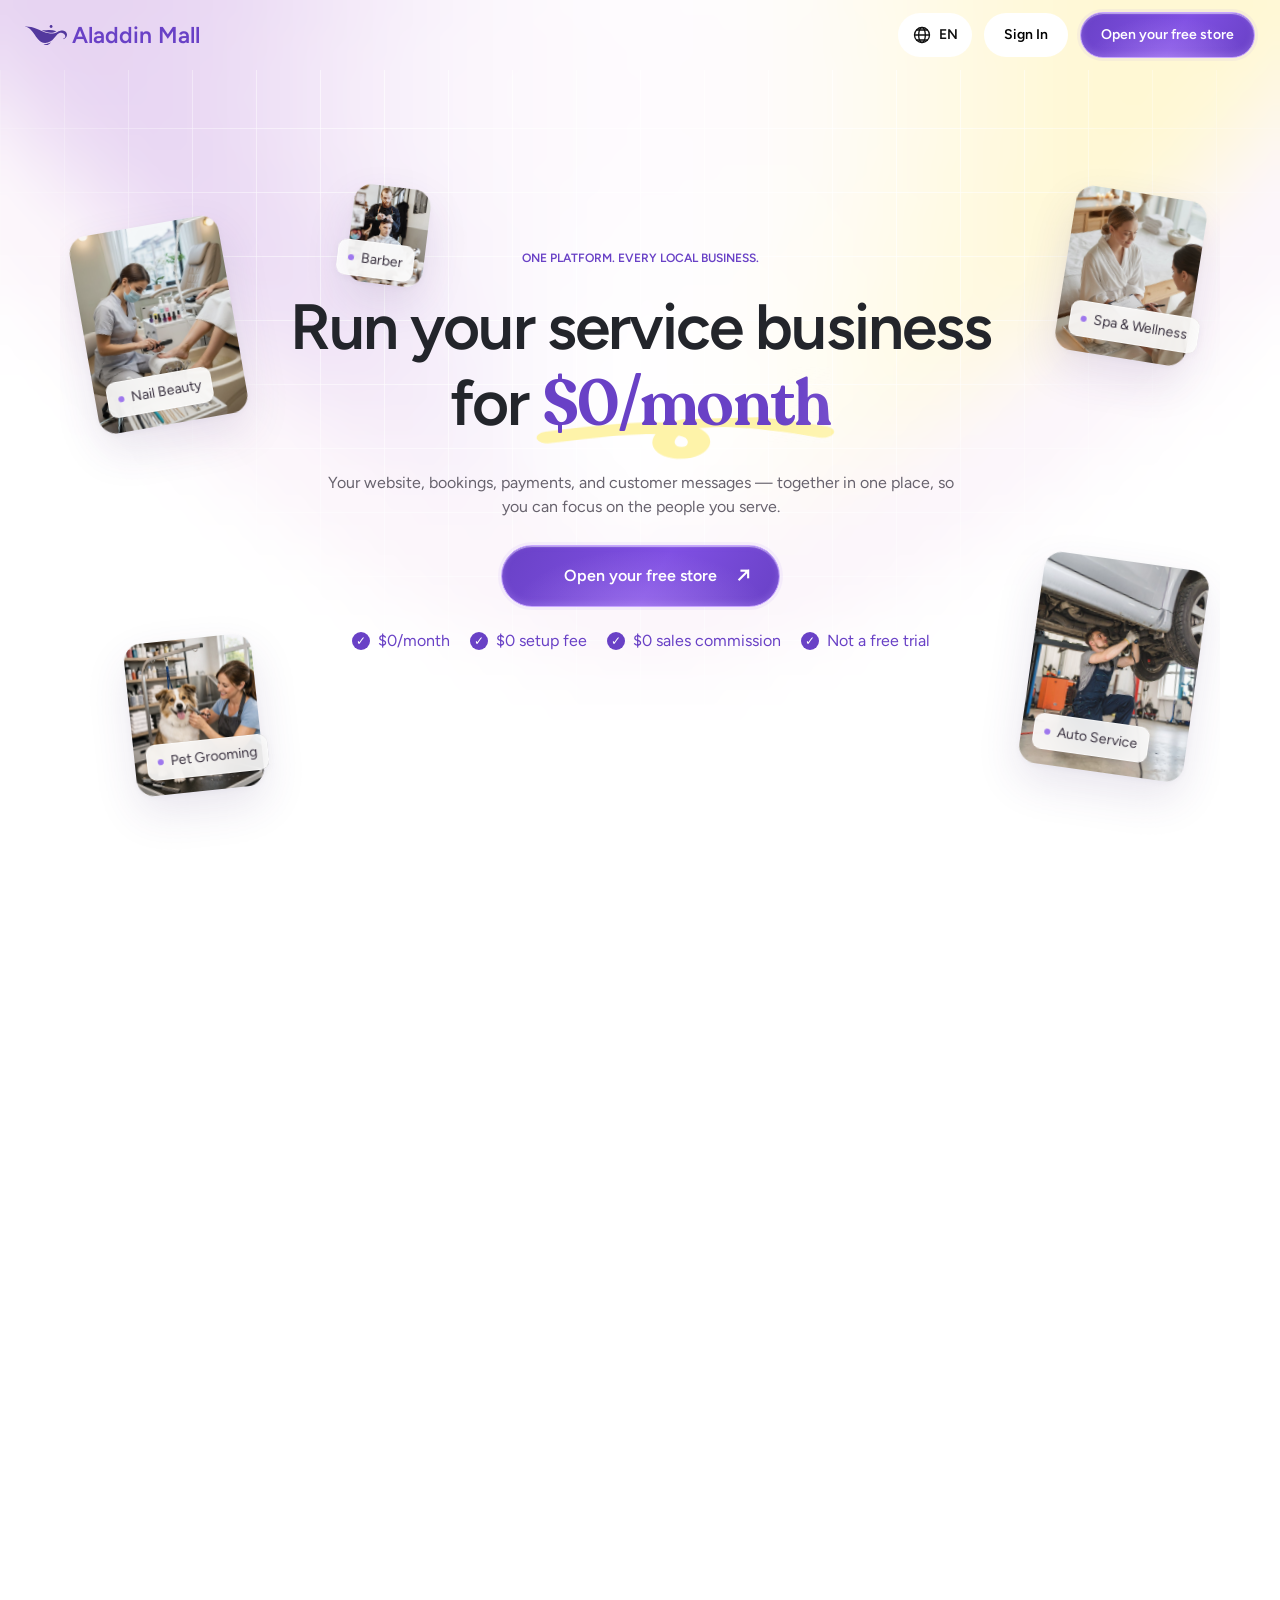
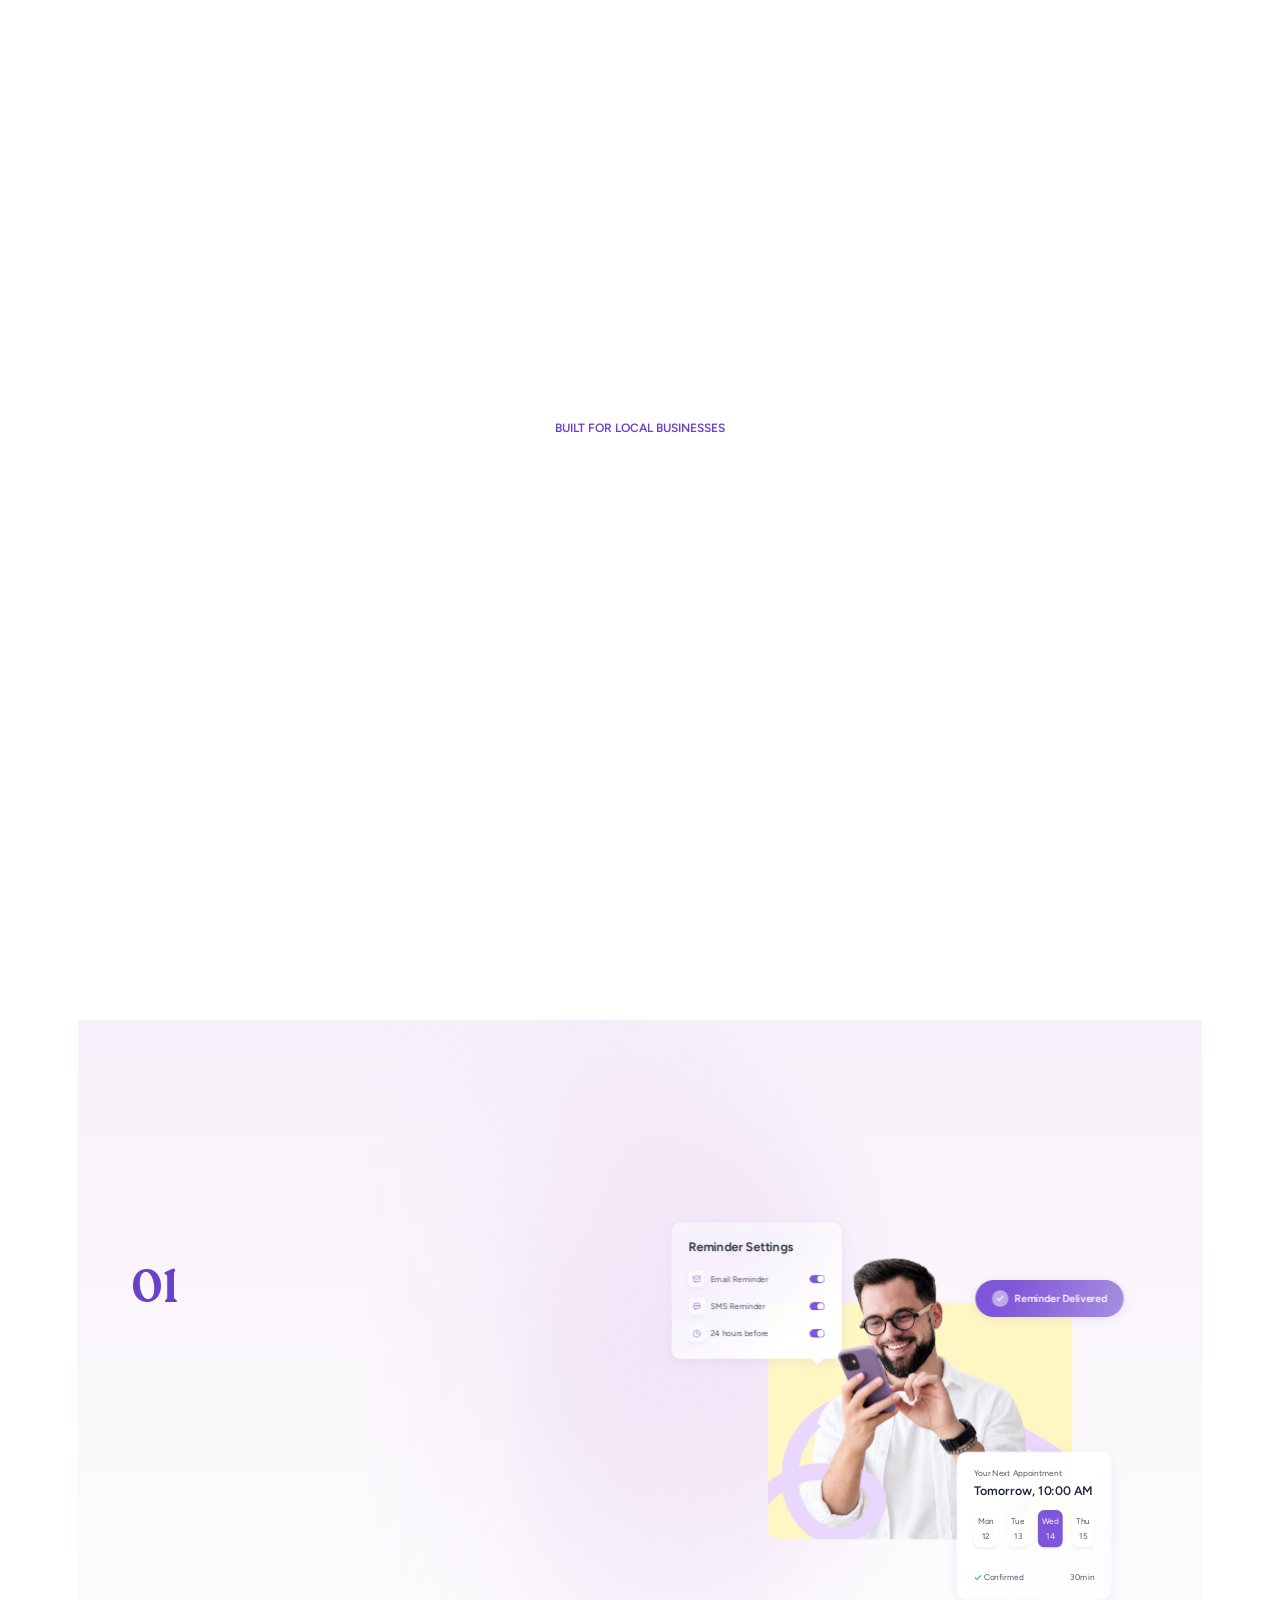
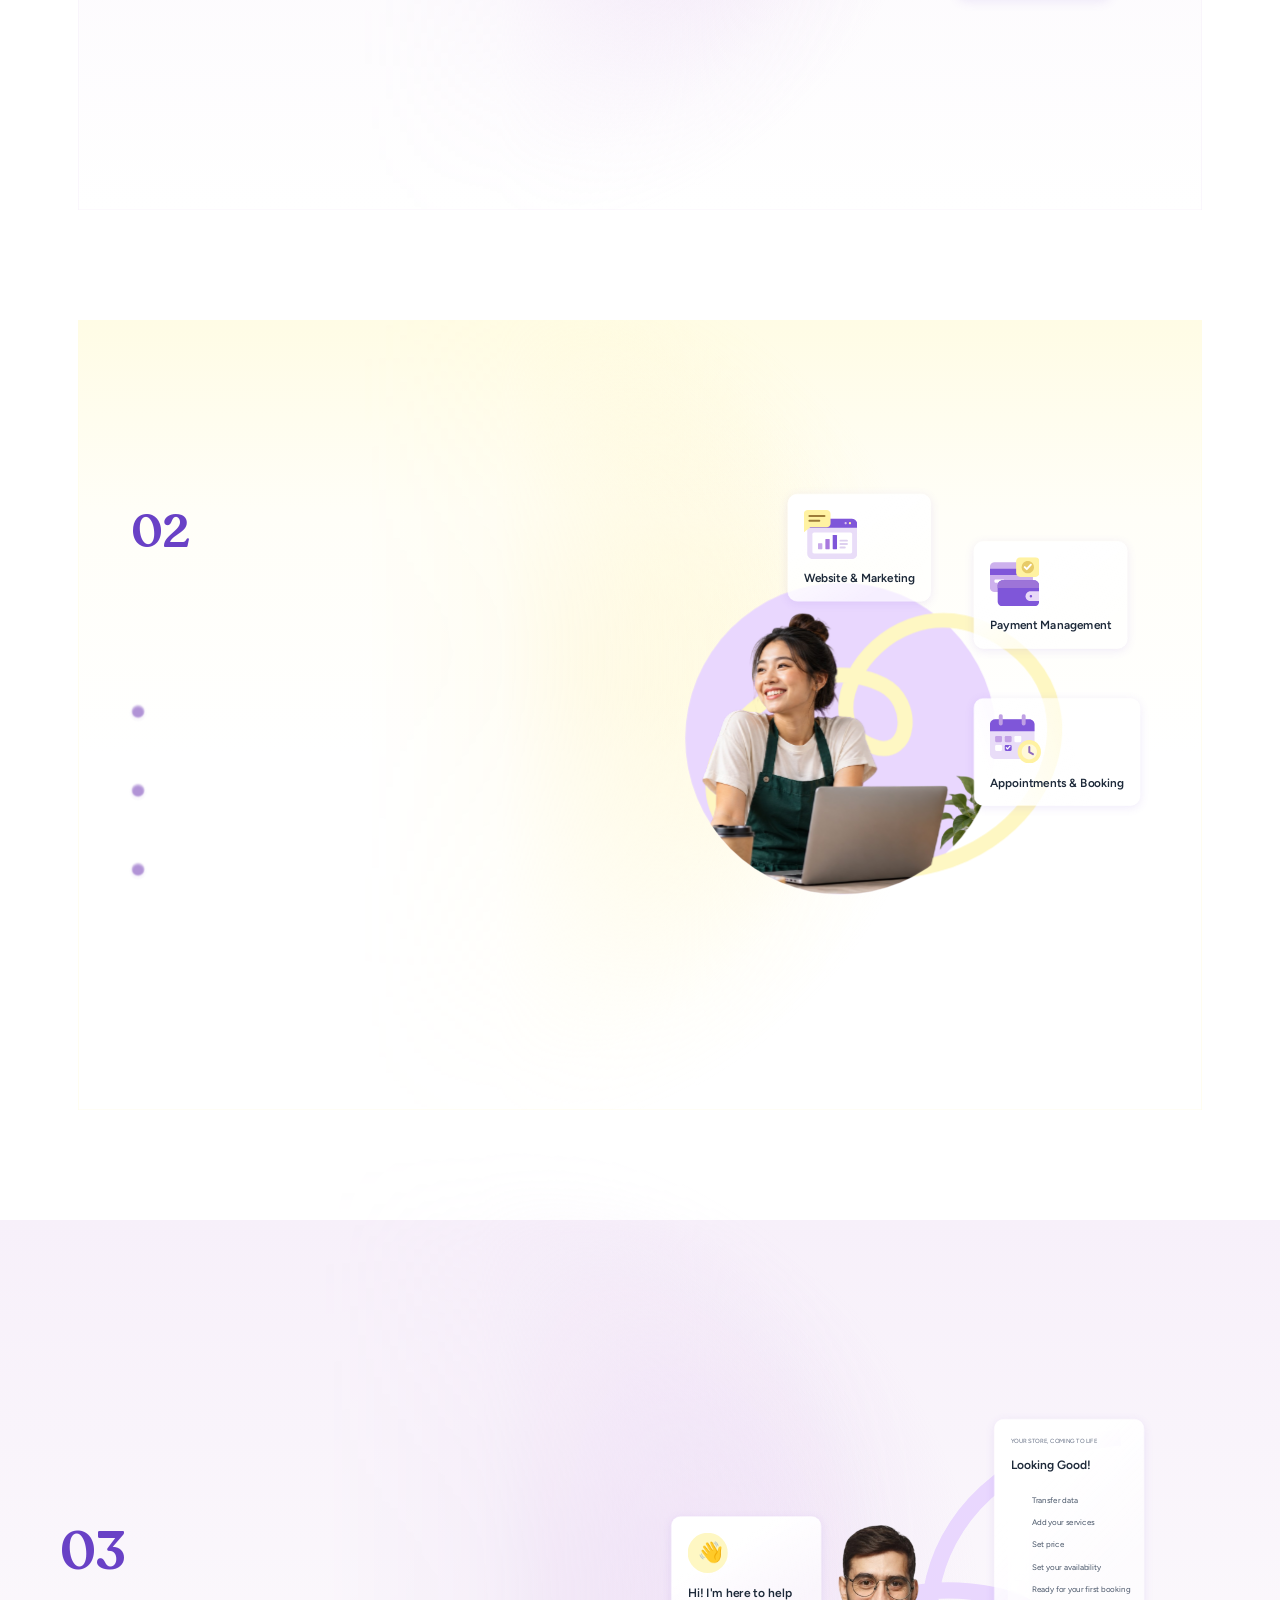
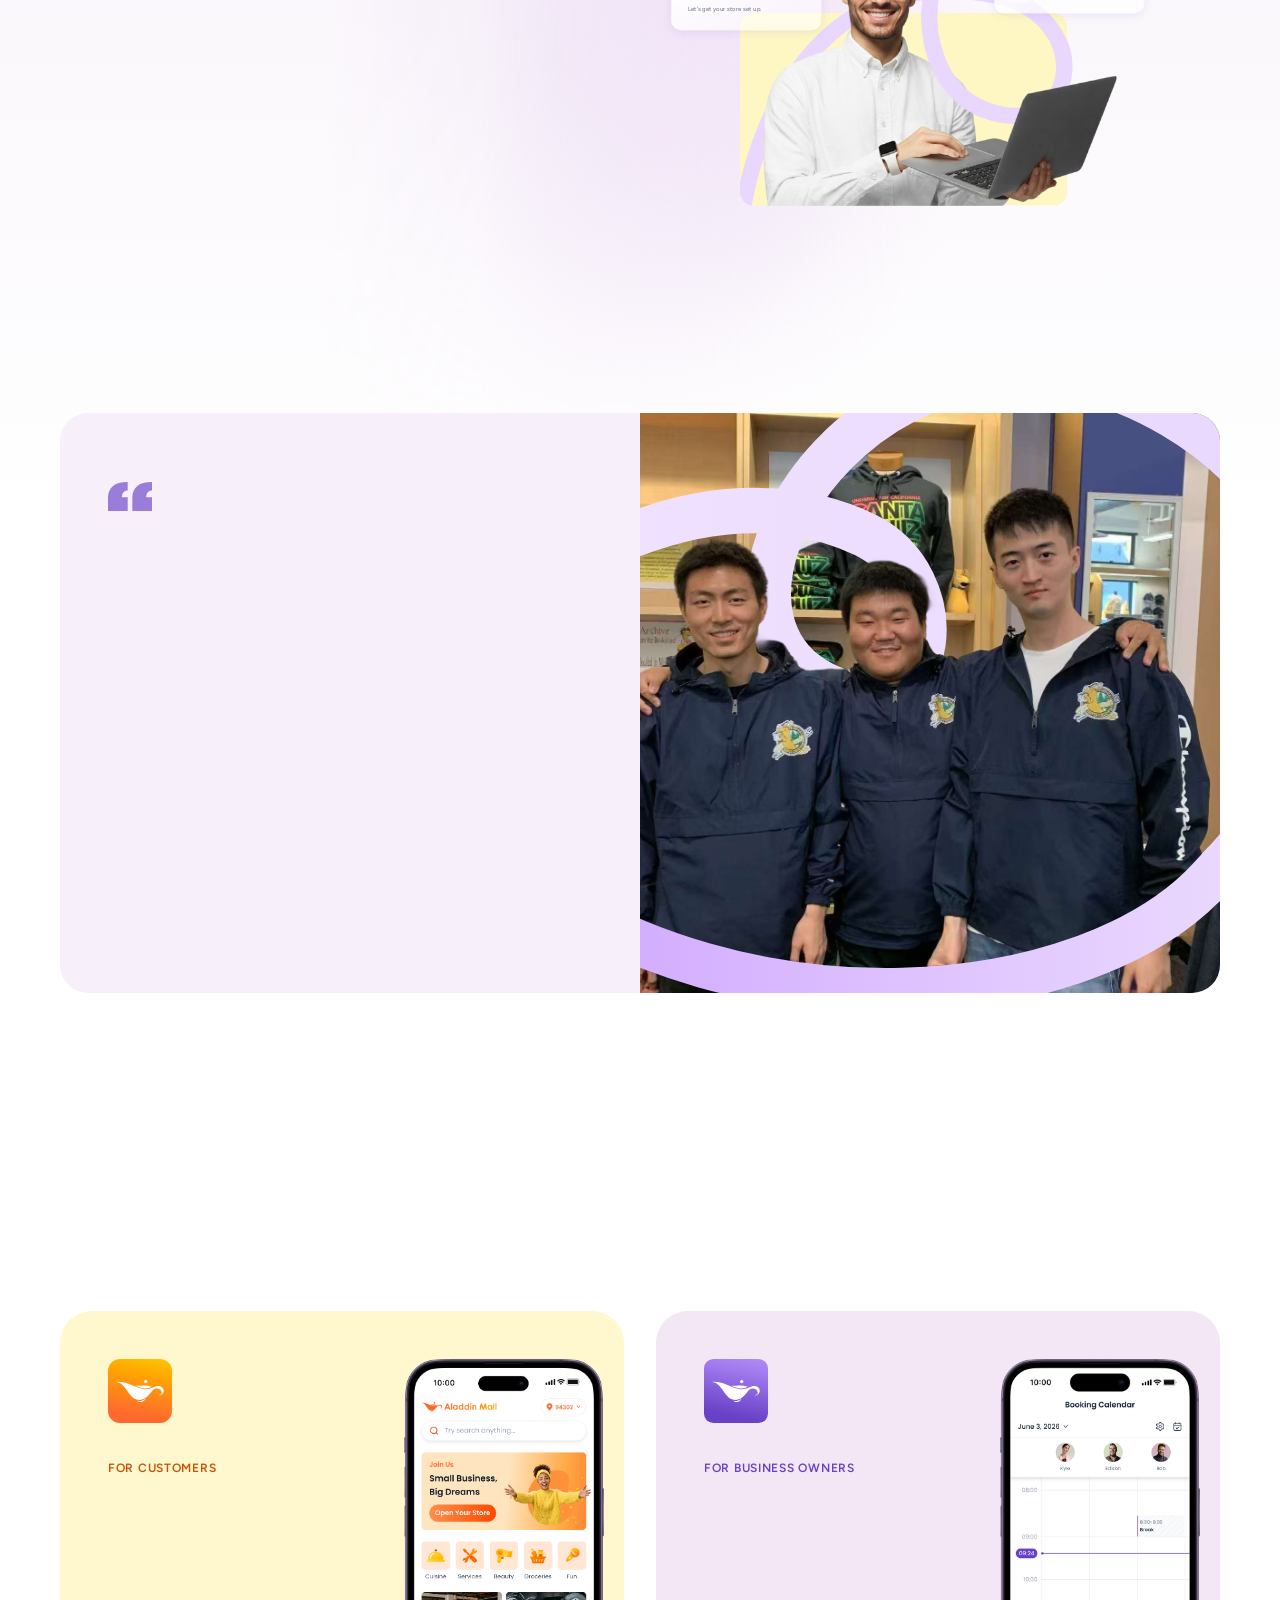
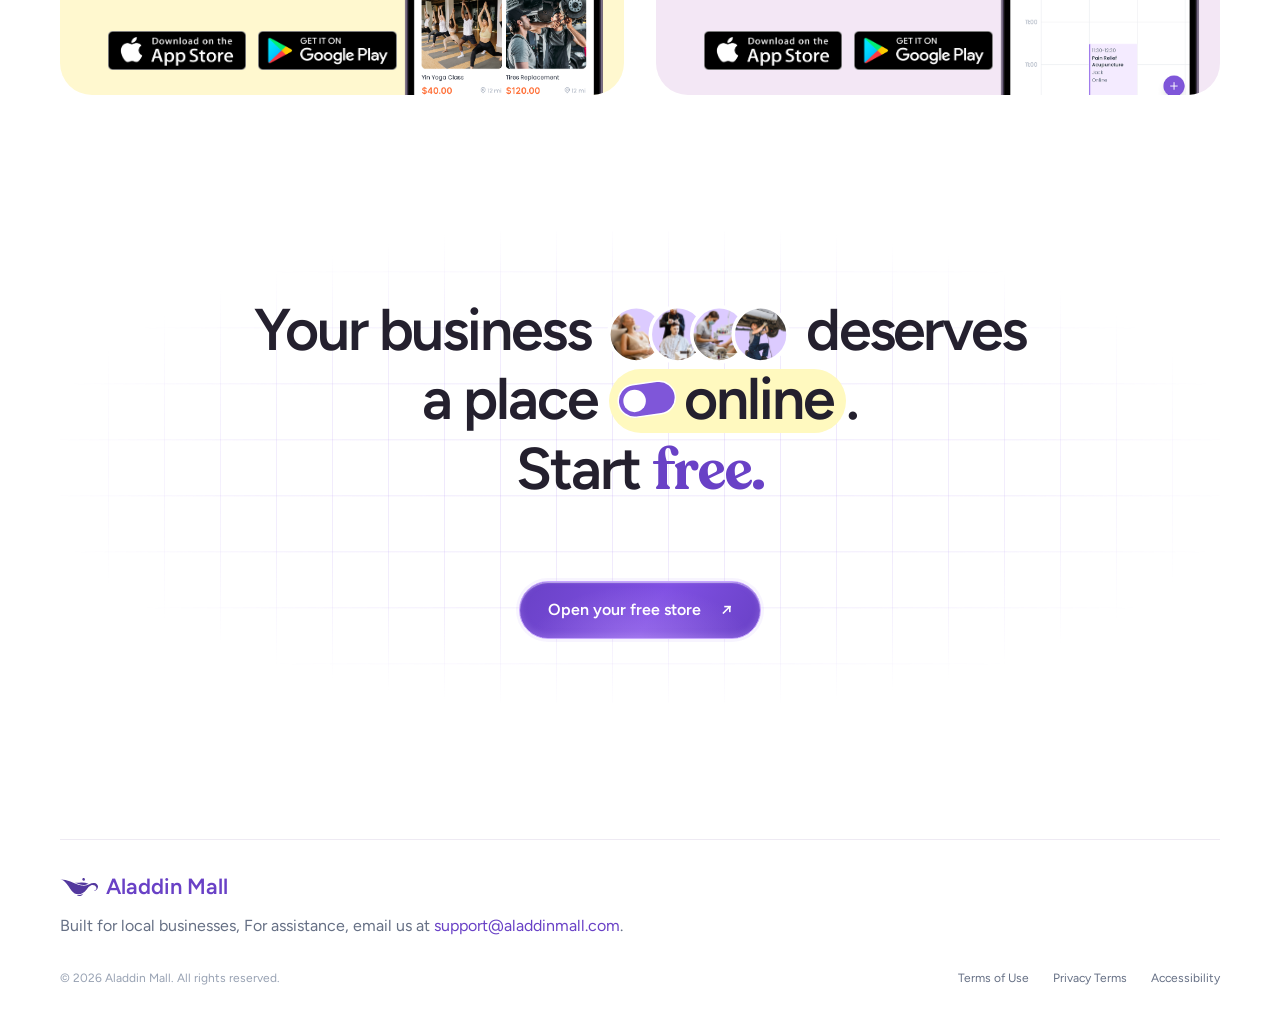
<file: index.html>
<!doctype html><html lang="en"><meta charset="utf-8"><meta name="viewport" content="width=device-width,initial-scale=1"><title>Aladdin Mall | Free Website & Booking for Local Businesses</title><meta name="description" content="Bring your website, online bookings, payments, reminders, and customer messages together. Built for local service businesses, with a $0 monthly platform fee."><link rel="stylesheet" href="style.css?v=photography-unified-1"><link rel="stylesheet" href="story-layout.css?v=fullbleed-hero-8"><body><header><div class="nav-shell"><a class="logo" href="#"><img src="assets/c7a1d.svg" alt="" class="">Aladdin Mall</a><nav><button data-open="signin">Sign In</button><button class="primary" data-open="signup">Open your free store</button></nav></div></header><main><div class="hero-scroll-shell"><section class="hero world-hero" id="industries"><div class="gallery-copy"><small>BUILT FOR LOCAL BUSINESSES</small><h2>One platform. <br><span class="every-purple">Every</span> service business.</h2><p>From salons and spas to pet groomers and auto shops —<br>one place to manage bookings, take payments, and stay connected.</p></div><div class="scene-stage" aria-label="Industries we serve"><button class="scene scene-0" data-sector="0" aria-label="Explore Nail Beauty"><img src="assets/8c4cc.png" alt="Nail Beauty"><span><i></i>Nail Beauty</span></button><button class="scene scene-1" data-sector="1" aria-label="Explore Spa & Wellness"><img src="assets/426ea.png" alt="Spa & Wellness"><span><i></i>Spa & Wellness</span></button><button class="scene scene-2" data-sector="2" aria-label="Explore Pet Grooming"><img src="assets/953e5.png" alt="Pet Grooming"><span><i></i>Pet Grooming</span></button><button class="scene scene-3" data-sector="3" aria-label="Explore Auto Service"><img src="assets/0fc1e.png" alt="Auto Service"><span><i></i>Auto Service</span></button><button class="scene scene-4" data-sector="4" aria-label="Explore Salon & Barber"><img src="assets/06a1c.png" alt="Barber"><span><i></i>Barber</span></button><button class="scene scene-5" data-sector="5" aria-label="Explore Salon"><img src="assets/salon.png" alt="Salon"><span><i></i>Salon</span></button><button class="scene scene-6" data-sector="6" aria-label="Explore Massage"><img src="assets/massage.png" alt="Massage"><span><i></i>Massage</span></button><button class="scene scene-7" data-sector="7" aria-label="Explore Tattoo & Piercing"><img src="assets/tattoo.png" alt="Tattoo & Piercing"><span><i></i>Tattoo & Piercing</span></button><button class="scene scene-8" data-sector="8" aria-label="Explore Fitness & Recovery"><img src="assets/fitness.png" alt="Fitness & Recovery"><span><i></i>Fitness & Recovery</span></button></div><div class="hero-copy"><small>ONE PLATFORM. EVERY LOCAL BUSINESS.</small><h1>Run your service business for <em>$0/month</em></h1><p>Your website, bookings, payments, and customer messages — together in one place, so you can focus on the people you serve.</p><button class="primary" data-open="signup">Open your free store <span aria-hidden="true">↗</span></button><ul class="checks"><li>$0/month</li><li>$0 setup fee</li><li>$0 sales commission</li><li>Not a free trial</li></ul></div><div class="sector-nav" aria-label="Explore industries"><button data-sector="0" aria-pressed="true">Beauty</button><button data-sector="1" aria-pressed="false">Wellness</button><button data-sector="2" aria-pressed="false">Pets</button><button data-sector="3" aria-pressed="false">Automotive</button><button data-sector="4" aria-pressed="false">Barbers</button><button data-sector="5" aria-pressed="false">Salon</button><button data-sector="6" aria-pressed="false">Massage</button><button data-sector="7" aria-pressed="false">Tattoo & Piercing</button><button data-sector="8" aria-pressed="false">Fitness & Recovery</button></div><a class="scroll-cue" href="#pricing">Discover what’s possible <span>↓</span></a></section></div><section class="price" id="pricing"><img class="pricing-sweep" src="assets/pricing-sweep.png" alt=""><img class="pricing-arc" src="assets/pricing-arc.png" alt=""><img class="pricing-store" src="assets/pricing-store.png" alt="Free online storefront"><small>BUILT FOR LOCAL BUSINESSES</small><h2>Your business tools.<br><em>Without the monthly bill.</em></h2><p>No monthly fee. No setup fee. No sales commission. No payment processing fees.</p><img src="assets/4f24e.png" alt="Business owner" class="owner"><aside><div class="pricing-photo-tile"><svg class="pricing-line-art" viewBox="0 0 360 172" preserveAspectRatio="none" aria-hidden="true" focusable="false"><path d="M -50 170 C 55 170, 115 85, 62 34 C 15 -12, -35 48, 32 86 C 90 119, 125 151, 144 220"/></svg><img src="assets/4f24e.png" alt="Small business owner working on her laptop"></div><div><svg class="pricing-line-art" viewBox="0 0 360 172" preserveAspectRatio="none" aria-hidden="true" focusable="false"><path d="M -55 146 C 5 65, 82 88, 58 24 C 31 -35, -35 -5, 11 51 C 58 105, 103 151, 48 220"/><path d="M 338 -26 C 272 30, 317 90, 377 65"/></svg><strong>$0</strong><p>Monthly platform fee</p></div><div><svg class="pricing-line-art" viewBox="0 0 360 172" preserveAspectRatio="none" aria-hidden="true" focusable="false"><path d="M -30 -20 C 68 24, 76 85, 22 117 C -12 138, -8 180, 45 206"/><path d="M 366 198 C 286 156, 293 91, 345 85 C 391 80, 393 34, 336 -10"/></svg><strong>$0</strong><p>Platform sales commission</p></div><div><svg class="pricing-line-art" viewBox="0 0 360 172" preserveAspectRatio="none" aria-hidden="true" focusable="false"><path d="M 332 -20 C 263 20, 264 83, 320 78 C 385 73, 372 147, 299 169 C 258 183, 267 225, 340 228"/></svg><strong>$0</strong><p>Setup fee</p></div></aside></section><section class="split reminder"><div class="story-copy"><span class="story-number" aria-hidden="true">01</span><h2>Appointment reminders. <em>Fewer missed appointments.</em></h2><p>Send automatic appointment reminders so customers know when to arrive. Spend less time following up and help keep your day on schedule.</p></div><div class="visual figma-reminder" aria-label="Automatic appointment reminders and confirmation"><div class="fr-canvas">

<div class="fr-person-bg"><img src="assets/reminder-figma/83b54.svg" class="" alt=""></div>
<img src="assets/reminder-figma/e8f68.png" class="fr-person" alt="Customer checking an appointment reminder on his phone">
<div class="fr-pattern"><div class="fr-curve"><img src="assets/reminder-figma/51575.svg" class="" alt=""></div><div class="fr-object"><img src="assets/reminder-figma/69dfc.png" class="" alt=""></div></div>
<div class="fr-calendar fr-glass"><span>Your Next Appointment</span><strong>Tomorrow, 10:00 AM</strong><div class="fr-week"><span class="fr-day "><span>Mon</span><span>12</span></span><span class="fr-day "><span>Tue</span><span>13</span></span><span class="fr-day is-selected"><span>Wed</span><span>14</span></span><span class="fr-day "><span>Thu</span><span>15</span></span></div><img src="assets/reminder-figma/1283d.svg" class="fr-calendar-divider" alt=""><div class="fr-calendar-foot"><span><img src="assets/reminder-figma/fc97a.svg" class="" alt=""> Confirmed</span><span>30min</span></div></div>
<div class="fr-delivered"><span><img src="assets/reminder-figma/65d23.svg" class="" alt=""></span><strong>Reminder Delivered</strong></div>
<div class="fr-settings"><div class="fr-settings-panel fr-glass"><strong>Reminder Settings</strong><div><div class="fr-setting-row"><span class="fr-icon"><img src="assets/reminder-figma/e0766.svg" class="" alt=""></span><span>Email Reminder</span><img src="assets/reminder-figma/7aa05.svg" class="fr-toggle" alt=""></div><img src="assets/reminder-figma/ae572.svg" class="fr-divider" alt=""><div class="fr-setting-row"><span class="fr-icon"><img src="assets/reminder-figma/ccfc0.svg" class="" alt=""></span><span>SMS Reminder</span><img src="assets/reminder-figma/7aa05.svg" class="fr-toggle" alt=""></div><img src="assets/reminder-figma/30bd2.svg" class="fr-divider" alt=""><div class="fr-setting-row"><span class="fr-icon"><img src="assets/reminder-figma/84b2c.svg" class="" alt=""></span><span>24 hours before</span><img src="assets/reminder-figma/7aa05.svg" class="fr-toggle" alt=""></div></div></div><div class="fr-tip"><img src="assets/reminder-figma/f6e96.svg" class="" alt=""></div></div>
</div></div></section><section class="features"><div class="platform-copy story-copy"><span class="story-number" aria-hidden="true">02</span><h2>Website, bookings, payments. <em>All in one.</em></h2><div class="platform-details"><article><span class="feature-glass-bullet" aria-hidden="true"></span><h3>Website & Marketing</h3><p>Give customers a place to discover your services, explore your products, and book with you online.</p></article><article><span class="feature-glass-bullet" aria-hidden="true"></span><h3>Payment Management</h3><p>Take payments online or in store with zero processing fees. Collect deposits and track every transaction in one place.</p></article><article><span class="feature-glass-bullet" aria-hidden="true"></span><h3>Appointments & Booking</h3><p>Let customers book when it suits them. Manage appointments, staff availability, and your schedule from one calendar.</p></article></div></div><div class="visual figma-platform" aria-label="Website, payments and appointments connected around a business owner"><div class="fp-canvas">
<div class="fp-circle fp-back"><div class="fp-photo"><img src="assets/platform-figma/4f24e.png" alt="Business owner managing her store on a laptop"></div></div>
<div class="fp-loop"><img src="assets/platform-figma/9cbfb.svg" alt=""></div>
<div class="fp-card fp-payment"><img src="assets/platform-figma/3cdf3.svg" alt=""><strong>Payment Management</strong></div>
<div class="fp-card fp-website"><img src="assets/platform-figma/6195a.svg" alt=""><strong>Website &amp; Marketing</strong></div>
<div class="fp-circle fp-front" aria-hidden="true"><div class="fp-photo"><img src="assets/platform-figma/4f24e.png" alt=""></div></div>
<div class="fp-card fp-booking"><img src="assets/platform-figma/3b6fe.svg" alt=""><strong>Appointments &amp; Booking</strong></div>
</div></div></section><section class="split support"><div class="visual figma-support"><div class="fs-canvas">
<div class="fs-loop"><img src="assets/support-figma/d685e.svg" alt=""></div>
<div class="fs-base"><img src="assets/support-figma/e3b75.svg" alt=""></div>
<div class="fs-person"><img src="assets/support-figma/d45be.png" alt="Setup support specialist holding a laptop"></div>
<div class="fs-card fs-help"><div class="fs-wave"><img src="assets/support-figma/9bb5f.svg" alt=""><span>👋</span></div><div><strong>Hi! I'm here to help</strong><p>Let's get your store set up.</p></div></div>
<div class="fs-front-loop"><img src="assets/support-figma/495a0.svg" alt=""></div>
<div class="fs-card fs-setup"><div class="fs-heading"><p>YOUR STORE, COMING TO LIFE</p><strong>Looking Good!</strong></div><div class="fs-line"><img src="assets/support-figma/55018.svg" alt=""></div><div class="fs-steps"><div class="fs-row"><i><img src="assets/support-figma/7cd04.svg" alt=""></i><span>Transfer data</span></div><div class="fs-row"><i><img src="assets/support-figma/8065b.svg" alt=""></i><span>Add your services</span></div><div class="fs-row"><i><img src="assets/support-figma/27575.svg" alt=""></i><span>Set price</span></div><div class="fs-row"><i><img src="assets/support-figma/5931c.svg" alt=""></i><span>Set your availability</span></div><div class="fs-row"><i><img src="assets/support-figma/4fda6.svg" alt=""></i><span>Ready for your first booking</span></div></div></div>
</div></div><div class="story-copy"><span class="story-number" aria-hidden="true">03</span><h2>Your business. Your goals. <em>A real person</em> to help.</h2><p>Get one-on-one help setting up your store, adding services, and opening your calendar for bookings. You don’t have to figure it all out alone.</p></div></section><section class="founder"><div><img src="assets/9c1d0.svg" alt="Quote" class="quote"><h2>Built by <em>a small business owner,</em> for small business owners.</h2><p>Before building Aladdin Mall, I ran a small business myself. I know how costly and complicated websites, booking tools, payments, and marketing can be. We built Aladdin Mall to make these essentials simpler and more accessible for fellow small business owners.</p><p><b>Jackie Hou</b><br>Founder & CEO, Aladdin Mall</p></div><div class="founder-image figma-founder"><div class="ff-canvas">
<div class="ff-backing"></div><div class="ff-photo-frame">
<img class="ff-original" src="assets/founder-figma/0298f.png" alt="Aladdin Mall founder and colleagues in a store">
<div class="ff-loop"><img src="assets/founder-figma/34416.svg" alt=""></div>
<img class="ff-foreground" src="assets/founder-figma/23bb6.png" alt="">
<div class="ff-front-loop"><img src="assets/founder-figma/539b9.svg" alt=""></div>
</div></div></div></section><section class="apps"><h2>Your business, wherever you are</h2><div class="app-grid"><article><img src="assets/648e6.svg" alt="Aladdin app" class="app-icon"><span class="app-audience">For customers</span><h3>Find your next<br>local favorite</h3><p>Discover local services and book your next appointment.</p><a href="https://apps.apple.com/cn/app/aladdin-mall/id6740915391" class="store"><img src="assets/appstore-badge.png" alt="Download on the App Store"></a> <a class="store" href="https://play.google.com/store/apps/details?id=com.aladdinmall.mobile"><img src="assets/googleplay-badge.png" alt="Get it on Google Play"></a><div class="phone"><img src="assets/customer-iphone.png" alt="Aladdin Mall mobile app" class="complete-phone"></div></article><article><img src="assets/37de2.svg" alt="Aladdin app" class="app-icon"><span class="app-audience">For business owners</span><h3>Keep your day<br>in hand</h3><p>Manage your bookings and schedule from your phone.</p><a href="https://apps.apple.com/cn/app/aladdin-mall-seller/id6753682277" class="store"><img src="assets/appstore-badge.png" alt="Download on the App Store"></a> <a class="store" href="https://play.google.com/store/apps/details?id=com.aladdinmall.mobile.seller"><img src="assets/googleplay-badge.png" alt="Get it on Google Play"></a><div class="phone"><img src="assets/merchant-iphone.png" alt="Aladdin Mall booking calendar" class="complete-phone"></div></article></div></section><section class="cta cta-inline"><h2>Your business <span class="cta-inline-art cta-business-art" aria-hidden="true"><picture><source media="(max-width:650px)" srcset="assets/cta-business-mobile.png"><img src="assets/cta-business-optimized.svg" alt=""></picture></span> deserves<br>a place <span class="cta-online-pill"><img src="assets/cta-online-toggle.svg" alt="" aria-hidden="true"><span>online</span></span>.<br>Start <em>free.</em></h2><p>Your website, bookings, reminders, and payments. All in one place.</p><button class="primary" data-open="signup">Open your free store <span aria-hidden="true">↗</span></button></section></main><footer class="site-footer"><div class="footer-brand"><a class="logo" href="#" aria-label="Aladdin Mall home"><img src="assets/c7a1d.svg" alt="">Aladdin Mall</a><p>© 2026 Aladdin Mall. All rights reserved.</p></div><p class="footer-contact"><span>Built for local businesses, For assistance, email us at </span><a href="mailto:support@aladdinmall.com">support@aladdinmall.com</a>.</p><nav class="footer-legal" aria-label="Legal"><a href="https://sell.aladdinmall.com/terms">Terms of Use</a><a href="https://sell.aladdinmall.com/privacy">Privacy Terms</a><a href="https://sell.aladdinmall.com/accessibility">Accessibility</a></nav></footer><dialog><form><button type="button" class="close" aria-label="Close">×</button><h2 id="dialog-title">Open your free store</h2><p>Leave your details to prepare your store setup.</p><label>Business name<input name="business" required autocomplete="organization"></label><label>Email<input type="email" name="email" required autocomplete="email"></label><button class="primary">Continue</button><p id="feedback" role="status"></p></form></dialog><script src="assets/vendor/gsap.min.js"></script><script src="assets/vendor/ScrollTrigger.min.js"></script><script src="assets/vendor/embla-carousel.umd.js"></script><script src="app.js"></script><script src="i18n.js"></script><script src="assets/vendor/SplitText.min.js"></script><script src="motion.js"></script></body></html>
</file>
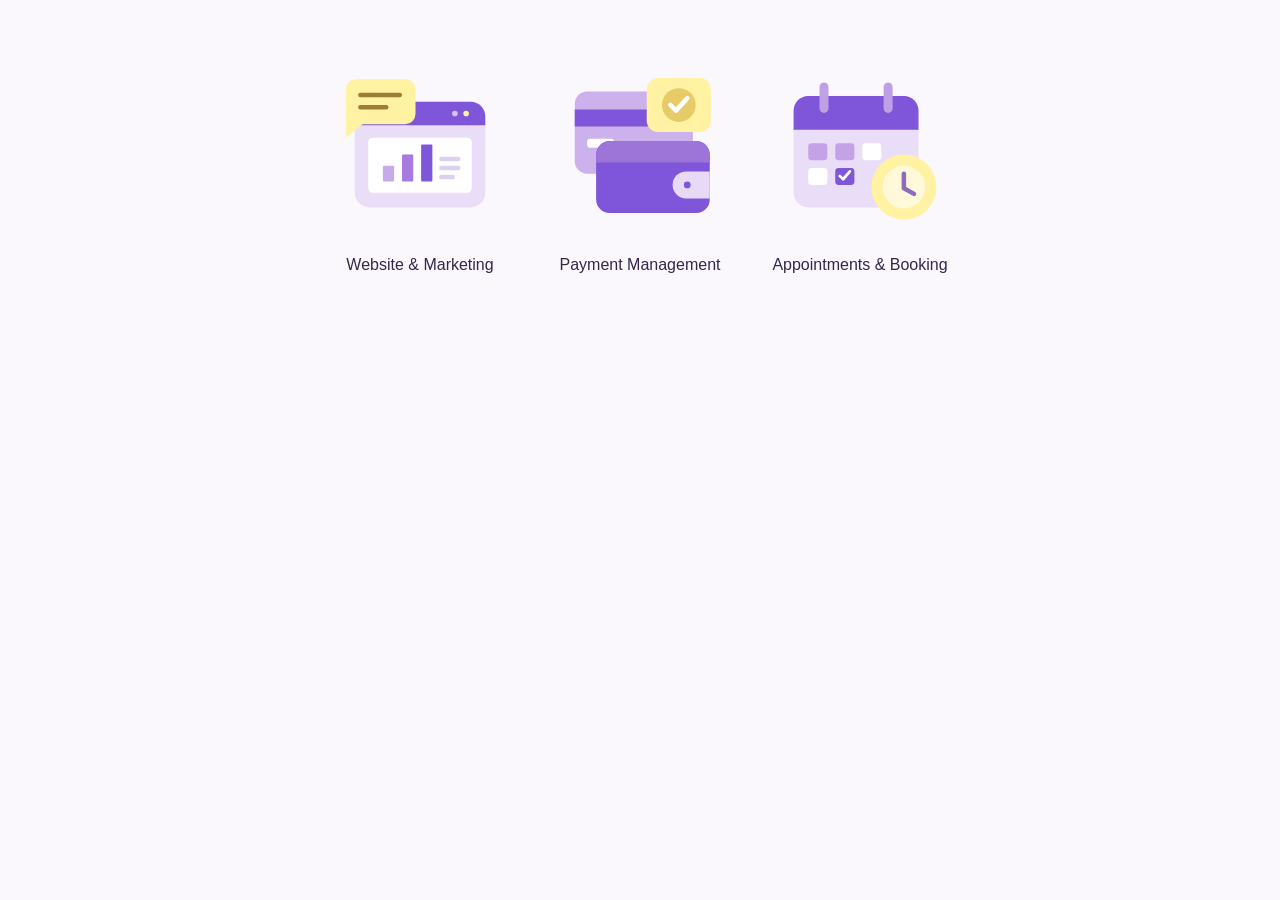
<file: icons-preview.html>
<!doctype html><html lang="en"><meta charset="utf-8"><title>Flat feature icons</title><style>body{margin:0;padding:60px;background:#faf8fd;font:16px Arial;color:#35264a;display:flex;gap:40px;justify-content:center}figure{margin:0;text-align:center}img{width:180px;height:180px}figcaption{margin-top:12px}</style><figure><img src="assets/flat-icons/website-marketing.svg" alt="Website & Marketing"><figcaption>Website & Marketing</figcaption></figure><figure><img src="assets/flat-icons/payment-management.svg" alt="Payment Management"><figcaption>Payment Management</figcaption></figure><figure><img src="assets/flat-icons/appointments-booking.svg" alt="Appointments & Booking"><figcaption>Appointments & Booking</figcaption></figure></html>
</file>
<file: style.css>
@font-face {
  font-family: Figtree;
  src: url("assets/fonts/figtree-400.ttf") format("truetype");
  font-weight: 400;
  font-style: normal;
  font-display: swap;
}
@font-face {
  font-family: Figtree;
  src: url("assets/fonts/figtree-500.ttf") format("truetype");
  font-weight: 500;
  font-style: normal;
  font-display: swap;
}
@font-face {
  font-family: Figtree;
  src: url("assets/fonts/figtree-600.ttf") format("truetype");
  font-weight: 600;
  font-style: normal;
  font-display: swap;
}
@font-face {
  font-family: Figtree;
  src: url("assets/fonts/figtree-700.ttf") format("truetype");
  font-weight: 700;
  font-style: normal;
  font-display: swap;
}
:root {
  --purple: #6941c6;
  --muted: #667085;
}
* {
  box-sizing: border-box;
}
body {
  margin: 0;
  color: #101828;
  font:
    16px Figtree,
    Arial,
    sans-serif;
}
h1,
h2,
h3,
p {
  margin: 0;
}
h1 {
  font-size: 60px;
  line-height: 1.2;
  letter-spacing: -1.2px;
  font-weight: 600;
}
h2 {
  font-size: 40px;
  line-height: 1.5;
  letter-spacing: -0.8px;
  font-weight: 600;
}
h3 {
  font-size: 24px;
  line-height: 32px;
}
p {
  color: var(--muted);
  line-height: 1.5;
}
em {
  font-style: normal;
  color: var(--purple);
}
small {
  color: var(--purple);
  font-size: 18px;
  font-weight: 600;
}
button,
a {
  font: inherit;
}
button {
  border: 0;
  cursor: pointer;
  background: white;
  padding: 12px 20px;
  border-radius: 100px;
}
button:hover {
  filter: brightness(0.94);
}
button:focus-visible,
a:focus-visible {
  outline: 3px solid #b692f6;
  outline-offset: 4px;
}
.primary {
  background: #7f56d9;
  color: white;
  font-weight: 600;
}
header {
  height: 88px;
  margin: auto;
  padding: 24px 32px;
  display: flex;
  justify-content: space-between;
  align-items: center;
}
.logo {
  display: flex;
  align-items: center;
  text-decoration: none;
  font-size: 33px;
  font-weight: 700;
  color: var(--purple);
  gap: 4px;
}
.logo img {
  width: 61px;
  height: 29px;
}
nav {
  display: flex;
  gap: 12px;
  font-size: 14px;
}
.hero {
  text-align: center;
  height: 692px;
  padding: 112px 20px 0;
}
.hero > p {
  font-size: 18px;
  line-height: 28px;
  margin: 32px auto;
}
.hero .primary {
  width: 200px;
  height: 60px;
}
.checks {
  display: flex;
  justify-content: center;
  gap: 24px;
  list-style: none;
  padding: 0;
  margin: 32px 0;
  color: var(--purple);
}
.checks li:before {
  content: "✓";
  display: inline-grid;
  place-items: center;
  background: #9e77ed;
  color: white;
  width: 20px;
  height: 20px;
  border-radius: 50%;
  margin-right: 8px;
}
.price {
  margin: 0 60px;
  position: relative;
  height: 580px;
  border-radius: 20px;
  background: #f4ebff;
  padding: 64px;
  overflow: hidden;
}
.price h2 {
  margin: 8px 0;
}
.price .owner {
  position: absolute;
}
.price aside {
  position: absolute;
  right: 64px;
  top: 64px;
  border-radius: 20px;
  width: 340px;
}
.price aside strong {
  font-size: 60px;
  line-height: 72px;
  color: var(--purple);
}
.price aside p {
  color: var(--purple);
  margin: 12px 0 28px;
}
.price aside div:last-child p {
  margin-bottom: 0;
}
.split {
  display: grid;
  grid-template-columns: 1fr 1.2fr;
  align-items: center;
  gap: 48px;
  padding: 120px 38px;
  min-height: 800px;
}
.split p {
  margin-top: 34px;
}
.visual {
  position: relative;
  height: 570px;
}
.features {
  background: #fef7c3;
  padding: 96px 64px;
}
.support {
  grid-template-columns: 1.2fr 1fr;
  min-height: 745px;
}
.support .visual {
  height: 505px;
}
.founder {
  display: grid;
  grid-template-columns: 60% 40%;
  background: #f4ebff;
  overflow: hidden;
  min-height: 675px;
}
.founder > div:first-child {
  padding: 96px 64px;
}
.quote {
  width: 112px;
  height: 73px;
  margin-bottom: 45px;
}
.founder p {
  margin-top: 40px;
}
.founder-image {
  position: relative;
}
.founder-image img:first-child {
  width: 100%;
  height: 100%;
  object-fit: cover;
  position: absolute;
}
.founder-image img:last-child {
  position: absolute;
  width: 143%;
  height: 604px;
  bottom: 0;
  left: -24%;
  object-fit: cover;
}
.apps {
  padding: 120px 64px;
}
.apps > h2 {
  text-align: center;
  margin-bottom: 64px;
}
.app-grid {
  display: grid;
  grid-template-columns: 1fr 1fr;
  gap: 32px;
}
.app-grid article {
  position: relative;
  background: #fef7c3;
  border-radius: 32px;
  padding: 48px;
  overflow: hidden;
  height: 384px;
}
.app-icon {
  width: 64px;
  height: 64px;
  margin-bottom: 32px;
}
.app-grid h3 {
  max-width: 287px;
}
.app-grid p {
  margin: 8px 0 30px;
  max-width: 287px;
}
.store {
  display: inline-block;
  color: white;
  background: black;
  font-size: 12px;
  text-decoration: none;
  padding: 8px;
  border-radius: 4px;
}
.phone {
  position: absolute;
  left: 61%;
  top: 48px;
  width: 200px;
  height: 408px;
}
.phone > img:first-child {
  width: 100%;
  height: 100%;
}
.cta {
  background:
    radial-gradient(at 0% 100%, #dfc4ff, transparent 45%),
    radial-gradient(at 100% 0%, #dfc4ff, transparent 45%), #6941c6;
  text-align: center;
  padding: 200px 20px 160px;
  color: white;
}
.cta p {
  color: #efdef9;
  margin: 24px 0;
}
footer {
  padding: 32px 92px;
  background: #101828;
  color: white;
  font-size: 14px;
}
footer .logo {
  color: white;
  font-size: 24px;
}
footer p {
  margin: 20px 0;
  color: #d0d5dd;
}
footer a {
  color: inherit;
}
hr {
  border: 0;
  border-top: 1px solid #344054;
}
dialog {
  border: 0;
  border-radius: 24px;
  padding: 40px;
  width: min(92vw, 500px);
  box-shadow: 0 20px 80px #10182855;
}
dialog::backdrop {
  background: #10182899;
}
dialog h2 {
  font-size: 28px;
}
label {
  display: block;
  margin: 20px 0;
}
input {
  display: block;
  width: 100%;
  padding: 12px;
  border: 1px solid #d0d5dd;
  border-radius: 8px;
  font: inherit;
  margin-top: 6px;
}
.close {
  position: absolute;
  right: 8px;
  top: 4px;
  font-size: 28px;
}
#feedback {
  margin-top: 16px;
}
@media (max-width: 1000px) {
  h1 {
    font-size: 48px;
  }
  h2 {
    font-size: 32px;
  }
  .price {
    margin: 0 24px;
    padding: 40px;
  }
  .price aside {
    right: 32px;
    width: 280px;
  }
  .price h2 {
    max-width: 55%;
  }
  .split {
    gap: 24px;
    padding: 90px 24px;
  }
  .founder > div:first-child {
    padding: 60px 32px;
  }
  .apps {
    padding: 80px 24px;
  }
  .app-grid article {
    padding: 32px;
  }
  .phone {
    left: 65%;
  }
  .app-grid h3,
  .app-grid p {
    max-width: 60%;
  }
  .store {
    font-size: 10px;
  }
  .logo {
    font-size: 25px;
  }
  .features {
    padding: 64px 24px;
  }
}
@media (max-width: 650px) {
  header {
    height: 80px;
  }
  .logo {
    font-size: 20px;
  }
  .logo img {
    width: 38px;
    height: auto;
  }
  nav .primary {
    font-size: 11px;
    padding: 10px;
  }
  nav button:first-child {
    padding: 8px;
    font-size: 12px;
  }
  nav {
    gap: 2px;
  }
  .hero {
    height: auto;
    padding: 90px 20px 100px;
  }
  h1 {
    font-size: 38px;
  }
  h1 br {
    display: none;
  }
  .hero p br {
    display: none;
  }
  .checks {
    flex-wrap: wrap;
    font-size: 12px;
    gap: 12px;
  }
  small {
    font-size: 13px;
  }
  .price {
    height: 740px;
    margin: 0 16px;
    padding: 28px;
  }
  .price h2 {
    max-width: 100%;
  }
  .price aside {
    top: 220px;
    padding: 20px;
  }
  .price aside strong {
    font-size: 44px;
  }
  .price aside p {
    font-size: 12px;
  }
  .split,
  .support {
    display: flex;
    flex-direction: column;
    min-height: 0;
    padding: 80px 24px;
    gap: 50px;
  }
  .split h2 {
    font-size: 30px;
  }
  .visual {
    width: 100%;
    height: 430px;
  }
  .features {
    padding: 60px 24px;
  }
  .support .visual {
    height: 400px;
  }
  .founder {
    grid-template-columns: 1fr;
  }
  .founder > div:first-child {
    padding: 60px 24px;
  }
  .founder-image {
    height: 480px;
  }
  .founder-image img:last-child {
    height: 460px;
  }
  .app-grid {
    grid-template-columns: 1fr;
  }
  .apps {
    padding: 64px 20px;
  }
  .apps > h2 {
    margin-bottom: 32px;
  }
  .app-grid article {
    padding: 24px;
  }
  .app-grid h3 {
    font-size: 20px;
  }
  .app-grid p {
    font-size: 13px;
  }
  .phone {
    left: 62%;
    width: 170px;
    height: 346px;
    top: 80px;
  }
  .cta {
    padding: 100px 24px;
  }
  .cta h2 {
    font-size: 30px;
  }
  footer {
    padding: 32px 24px;
  }
}
.cta {
  position: relative;
  overflow: hidden;
}
html {
  scroll-behavior: smooth;
  scroll-padding-top: 100px;
}
header {
  position: sticky;
  top: 0;
  z-index: 20;
  max-width: none;
  padding-left: max(32px, calc((100vw - 1256px) / 2));
  padding-right: max(32px, calc((100vw - 1256px) / 2));
  transition:
    box-shadow 0.3s,
    height 0.3s;
}
header.scrolled {
  box-shadow: 0 4px 28px #6941c610;
}
button,
.store {
  transition:
    transform 0.25s,
    box-shadow 0.25s,
    background 0.25s;
}
button:hover,
.store:hover {
  transform: translateY(-3px);
  box-shadow: 0 8px 24px #6941c62b;
}
button:active,
.store:active {
  transform: translateY(0) scale(0.97);
}
.app-grid article {
  transition: box-shadow 0.35s;
}
.app-grid article:hover {
  box-shadow: 0 18px 40px #6941c61f;
}
.phone {
  transition: transform 0.6s;
}
.app-grid article:hover .phone {
  transform: translateY(-14px) rotate(-2deg);
}
.motion-reveal {
  opacity: 0;
  translate: 0 36px;
  transition:
    opacity 0.8s cubic-bezier(0.2, 0.7, 0.2, 1),
    translate 0.8s cubic-bezier(0.2, 0.7, 0.2, 1);
  transition-delay: var(--reveal-delay, 0ms);
}
.motion-reveal.is-visible {
  opacity: 1;
  translate: 0 0;
}
.scroll-progress {
  position: fixed;
  left: 0;
  top: 0;
  height: 3px;
  width: 100%;
  transform: scaleX(0);
  transform-origin: left;
  background: linear-gradient(90deg, #b692f6, #6941c6);
  z-index: 30;
  pointer-events: none;
}
@keyframes float-card {
  0%,
  100% {
    transform: translateY(0);
  }
  50% {
    transform: translateY(-10px);
  }
}
.hero em {
  background: linear-gradient(110deg, #6941c6 20%, #ac7ef4 50%, #6941c6 80%);
  background-size: 200% auto;
  background-clip: text;
  -webkit-background-clip: text;
  color: transparent;
  animation: hero-sheen 7s ease-in-out infinite;
}
@keyframes hero-sheen {
  0%,
  100% {
    background-position: 0% center;
  }
  50% {
    background-position: 100% center;
  }
}
dialog[open] {
  animation: dialog-in 0.25s ease-out;
}
@keyframes dialog-in {
  from {
    opacity: 0;
    transform: translateY(14px) scale(0.98);
  }
  to {
    opacity: 1;
    transform: none;
  }
}
@media (max-width: 650px) {
  header {
    padding: 16px;
  }
  .motion-reveal {
    translate: 0 22px;
  }
}
@media (prefers-reduced-motion: reduce) {
  html {
    scroll-behavior: auto;
  }
  *,
  *::before,
  *::after {
    animation: none !important;
    transition: none !important;
  }
  .motion-reveal {
    opacity: 1;
    translate: none;
  }
  .hero em {
    color: #6941c6;
    background: none;
  }
}
body {
  background: #fff;
}
header {
  box-shadow: none;
}
header nav > a {
  align-self: center;
  text-decoration: none;
  color: #344054;
  padding: 8px 12px;
}
.world-hero {
  position: relative;
  isolation: isolate;
  min-height: 880px;
  height: calc(100svh - 88px);
  max-height: 1100px;
  padding: 86px 20px 120px;
  background: #f7f5f1;
  overflow: hidden;
  display: flex;
  flex-direction: column;
  align-items: center;
  justify-content: center;
}
.hero-copy {
  position: relative;
  z-index: 2;
  max-width: 780px;
  pointer-events: none;
}
.hero-copy > * {
  pointer-events: auto;
}
.hero-copy small {
  font-size: 12px;
  letter-spacing: 2.2px;
  color: #81748f;
}
.hero-copy h1 {
  font-size: clamp(60px, 5.4vw, 86px);
  line-height: 1.08;
  letter-spacing: -4px;
  margin: 22px 0 28px;
  color: #23252b;
}
.hero-copy h1 em {
  background: none;
  color: #7f56d9;
  animation: none;
}
.hero-copy > p {
  color: #68636e;
}
.hero-copy > p strong {
  color: #6941c6;
  font-weight: 500;
  display: inline-block;
  min-width: 90px;
}
.hero-copy > p b {
  font-weight: 500;
  color: #343039;
}
.hero-copy .primary {
  width: auto;
  height: auto;
  padding: 17px 25px;
  margin-top: 26px;
  font-size: 15px;
}
.hero-copy .primary span {
  font-size: 22px;
}
.hero-copy .checks {
  font-size: 11px;
  gap: 16px;
  margin: 22px 0 0;
}
.hero-copy .checks li:before {
  width: 14px;
  height: 14px;
  font-size: 10px;
}
.scene-stage {
  position: absolute;
  inset: 0;
  z-index: 0;
}
.scene {
  position: absolute;
  padding: 0;
  background: transparent;
  border-radius: 18px;
  overflow: visible;
  width: 178px;
  height: 235px;
  box-shadow: 0 20px 44px #44364c16;
  transform: rotate(var(--angle));
  animation: scene-drift 7s ease-in-out infinite;
  animation-delay: var(--phase);
  transition:
    opacity 0.5s,
    filter 0.5s,
    scale 0.4s;
}
.scene > img {
  width: 100%;
  height: 100%;
  object-fit: cover;
  border-radius: 18px;
}
.scene > span {
  position: absolute;
  bottom: 15px;
  left: 12px;
  white-space: nowrap;
  font-size: 12px;
  padding: 9px 12px;
  border-radius: 9px;
  background: #ffffffed;
  color: #39313f;
  box-shadow: 0 4px 20px #00000009;
  display: flex;
  align-items: center;
  gap: 7px;
}
.scene i {
  display: block;
  width: 6px;
  height: 6px;
  background: #9e77ed;
  border-radius: 50%;
}
.scene-0 {
  left: 6%;
  top: 9%;
  --angle: -10deg;
  --phase: -2s;
}
.scene-1 {
  right: 9%;
  top: 4%;
  width: 155px;
  height: 195px;
  --angle: 9deg;
  --phase: -4s;
}
.scene-2 {
  left: 12%;
  bottom: 12%;
  width: 150px;
  height: 180px;
  --angle: -6deg;
  --phase: -1s;
}
.scene-3 {
  right: 5%;
  bottom: 15%;
  width: 195px;
  height: 250px;
  --angle: 8deg;
  --phase: -3s;
}
.scene-4 {
  left: 25%;
  top: 3%;
  width: 90px;
  height: 115px;
  --angle: 7deg;
  --phase: -5s;
}
.scene-4 > span {
  font-size: 9px;
  left: -10px;
  bottom: 5px;
}
.scene:hover,
.scene.active {
  scale: 1.05;
  filter: none;
  opacity: 1;
  box-shadow: 0 24px 50px #6941c633;
}
.scene:hover {
  transform: rotate(var(--angle));
  z-index: 3;
}
.sector-nav {
  position: absolute;
  bottom: 72px;
  display: flex;
  gap: 6px;
  z-index: 4;
  padding: 5px;
  border: 1px solid #e4dfeb;
  border-radius: 100px;
  background: #ffffff9c;
}
.sector-nav button {
  font-size: 12px;
  background: transparent;
  color: #81748f;
  padding: 8px 16px;
}
.sector-nav button[aria-pressed="true"] {
  color: white;
  background: #7f56d9;
  box-shadow: 0 3px 10px #6941c622;
}
.scroll-cue {
  position: absolute;
  bottom: 24px;
  font-size: 10px;
  letter-spacing: 1px;
  color: #908798;
  text-decoration: none;
}
.scroll-cue span {
  display: inline-block;
  margin-left: 10px;
  animation: float-card 3s infinite;
}
@keyframes scene-drift {
  0%,
  100% {
    translate: 0 0;
    rotate: 0deg;
  }
  50% {
    translate: 0 -12px;
    rotate: 2deg;
  }
}
@media (min-width: 1700px) {
  .scene {
    width: 210px;
    height: 280px;
  }
  .scene-4 {
    width: 110px;
    height: 145px;
  }
}
@media (max-width: 1100px) {
  .scene-0 {
    left: 2%;
    width: 135px;
    height: 180px;
  }
  .scene-1 {
    right: 3%;
    width: 125px;
    height: 165px;
  }
  .scene-2 {
    left: 3%;
    width: 120px;
    height: 160px;
  }
  .scene-3 {
    right: 2%;
    width: 135px;
    height: 185px;
  }
  .scene-4 {
    left: 25%;
  }
  .hero-copy h1 {
    font-size: 68px;
  }
  header nav > a {
    display: none;
  }
}
@media (max-width: 650px) {
  .world-hero {
    min-height: 980px;
    height: auto;
    padding: 160px 20px 310px;
    justify-content: flex-start;
  }
  .hero-copy h1 {
    font-size: 56px;
    letter-spacing: -2.6px;
    margin-top: 18px;
  }
  .hero-copy small {
    font-size: 9px;
    letter-spacing: 1.5px;
  }
  .hero-copy .checks {
    flex-wrap: nowrap;
  }
  .hero-copy .checks li:before {
    margin-right: 4px;
    width: 11px;
    height: 11px;
    font-size: 8px;
  }
  .scene-0 {
    width: 88px;
    height: 108px;
    left: 5%;
    top: 22px;
  }
  .scene-1 {
    width: 85px;
    height: 100px;
    right: 7%;
    top: 24px;
  }
  .scene-2 {
    left: 5%;
    bottom: 125px;
    width: 100px;
    height: 120px;
  }
  .scene-3 {
    right: 4%;
    bottom: 130px;
    width: 100px;
    height: 130px;
  }
  .scene-4 {
    left: 39%;
    top: auto;
    bottom: 155px;
    width: 70px;
    height: 95px;
  }
  .scene > span {
    font-size: 9px;
    padding: 6px 8px;
    left: 3px;
    bottom: 8px;
  }
  .scene i {
    width: 4px;
    height: 4px;
  }
  .sector-nav {
    bottom: 67px;
    gap: 0;
    max-width: 95%;
    padding: 4px;
  }
  .sector-nav button {
    font-size: 10px;
    padding: 8px 10px;
  }
  .scene {
    animation: none;
  }
  .hero-copy .primary {
    font-size: 14px;
  }
  .hero-copy .checks {
    margin-top: 16px;
  }
}
@media (prefers-reduced-motion: reduce) {
  .scene,
  .scroll-cue span {
    animation: none !important;
  }
}
.scene-stage {
  perspective: 1100px;
  transform-style: preserve-3d;
}
.world-hero .scene {
  animation: none;
  translate: none;
  rotate: none;
  transform: translate3d(var(--scene-x, 0px), var(--scene-y, 0px), 0)
    rotateX(var(--scene-rx, 0deg)) rotateY(var(--scene-ry, 0deg))
    rotate(var(--angle));
  will-change: transform;
  transition:
    box-shadow 0.4s,
    filter 0.6s,
    scale 0.4s;
  backface-visibility: hidden;
}
.world-hero .scene:hover {
  transform: translate3d(var(--scene-x, 0px), var(--scene-y, 0px), 0)
    rotateX(var(--scene-rx, 0deg)) rotateY(var(--scene-ry, 0deg))
    rotate(var(--angle));
}
.scene > img {
  transition: transform 0.7s cubic-bezier(0.2, 0.8, 0.2, 1);
}
.scene:hover > img {
  transform: scale(1.045);
}
.scene > span {
  transition: transform 0.6s cubic-bezier(0.2, 0.8, 0.2, 1);
}
.scene:hover > span {
  transform: translateY(-5px);
}
.scene-stage {
  opacity: 1 !important;
  translate: none !important;
}
.scene-4 {
  filter: blur(2px);
  opacity: 0.5;
}
@media (prefers-reduced-motion: reduce) {
  .world-hero .scene {
    transform: rotate(var(--angle)) !important;
    will-change: auto;
  }
}
.world-hero .scene {
  opacity: var(--scene-enter-opacity, 1);
  scale: var(--scene-enter-scale, 1);
}
.world-hero .scene-4 {
  opacity: calc(var(--scene-enter-opacity, 1) * 0.5);
}
.world-hero .scene.active,
.world-hero .scene:hover {
  scale: calc(var(--scene-enter-scale, 1) * 1.04);
}
@media (prefers-reduced-motion: reduce) {
  .world-hero .scene {
    opacity: 1;
    scale: 1;
  }
  .world-hero .scene-4 {
    opacity: 0.5;
  }
}
.hero-scroll-shell {
  position: relative;
}
.hero-scroll-shell .world-hero {
  position: sticky;
  top: 88px;
  height: calc(100svh - 88px);
  min-height: 680px;
  max-height: none;
  padding: 40px 20px 110px;
}
.hero-scroll-shell .scene-stage {
  transition: none;
}
.hero-scroll-shell .scene {
  transform: translate3d(var(--scene-x, 0px), var(--scene-y, 0px), 0)
    rotateY(var(--scene-ry, 0deg))
    rotate(calc(var(--angle) * (1 - var(--row-turn, 0))));
  transition:
    box-shadow 0.3s,
    filter 0.3s;
  scale: 1 !important;
}
.hero-scroll-shell .scene:hover {
  transform: translate3d(var(--scene-x, 0px), var(--scene-y, 0px), 0)
    rotateY(var(--scene-ry, 0deg))
    rotate(calc(var(--angle) * (1 - var(--row-turn, 0))));
}
.hero-scroll-shell .scene-4 {
  opacity: calc(
    var(--scene-enter-opacity, 1) * (0.5 + var(--row-turn, 0) * 0.5)
  );
  filter: blur(calc(2px * (1 - var(--row-turn, 0))));
}
.row-ready .scene:hover {
  box-shadow: 0 18px 45px #6941c645;
}
.row-ready .scroll-cue {
  font-size: 0;
}
.row-ready .scroll-cue:before {
  font-size: 12px;
}
.row-ready .scroll-cue span {
  font-size: 14px;
}
.hero-copy {
  will-change: opacity;
}
.row-ready .scene > span {
  white-space: normal;
  text-align: left;
}
.row-ready .scene:focus-visible {
  outline: 3px solid #6941c6;
  outline-offset: 5px;
}
@media (max-width: 650px) {
  .hero-scroll-shell .world-hero {
    top: 80px;
    min-height: 600px;
    height: calc(100svh - 80px);
    padding-top: 100px;
  }
  .hero-scroll-shell .scene-stage {
    touch-action: pan-x pan-y;
  }
  .row-ready .scene-stage {
    padding-bottom: 10px;
  }
  .row-ready .scene {
    pointer-events: auto;
  }
}
@media (prefers-reduced-motion: reduce) {
  .hero-scroll-shell .scene {
    transform: translate(var(--scene-x, 0px), var(--scene-y, 0px)) !important;
  }
}
.gallery-copy {
  position: absolute;
  z-index: 3;
  top: 28px;
  left: 20px;
  right: 20px;
  text-align: center;
  opacity: 0;
  visibility: hidden;
  pointer-events: none;
}
.gallery-copy small {
  font-size: 10px;
  letter-spacing: 2px;
}
.gallery-copy h2 {
  font-size: clamp(26px, 3vw, 44px);
  line-height: 1.15;
  margin: 12px 0;
  color: #23252b;
  letter-spacing: -1.2px;
}
.gallery-copy h2 br {
  display: none;
}
.gallery-copy p {
  font-size: 14px;
  line-height: 1.6;
}
.gallery-copy p br {
  display: none;
}
@media (max-width: 650px) {
  .gallery-copy {
    top: 30px;
  }
  .gallery-copy h2 {
    font-size: 28px;
  }
  .gallery-copy h2 br {
    display: block;
  }
  .gallery-copy p {
    font-size: 12px;
    max-width: 330px;
    margin: auto;
  }
}
@media (max-height: 740px) and (min-width: 651px) {
  .gallery-copy {
    top: 10px;
  }
  .gallery-copy h2 {
    font-size: 28px;
    margin: 8px 0;
  }
  .gallery-copy p {
    font-size: 12px;
  }
}
.hero-scroll-shell .scene-stage {
  display: contents;
  perspective: none;
  transform-style: flat;
}
.hero-scroll-shell .hero-copy {
  z-index: 2;
  opacity: 1 !important;
  transition: none;
  will-change: transform;
}
.hero-scroll-shell .scene {
  z-index: 1;
}
.hero-scroll-shell .scene-1,
.hero-scroll-shell .scene-3 {
  z-index: 4;
}
.hero-scroll-shell .scene:hover {
  z-index: 5;
}
.hero-scroll-shell .gallery-copy {
  z-index: 6;
}
.hero-scroll-shell .sector-nav {
  opacity: 1 !important;
  transition: none;
}
.hero-scroll-shell .row-ready .scene {
  z-index: 4;
}
.scene-5 {
  left: 2%;
  top: 46%;
  width: 125px;
  height: 160px;
  --angle: 7deg;
}
.scene-6 {
  right: 2%;
  top: 42%;
  width: 120px;
  height: 155px;
  --angle: -8deg;
}
.scene-7 {
  left: 27%;
  bottom: 5%;
  width: 105px;
  height: 138px;
  --angle: 9deg;
}
.scene-8 {
  right: 26%;
  top: 1%;
  width: 105px;
  height: 138px;
  --angle: -7deg;
}
.hero-scroll-shell .scene-6,
.hero-scroll-shell .scene-7 {
  z-index: 4;
}
.sector-nav {
  max-width: calc(100% - 40px);
  overflow-x: auto;
  white-space: nowrap;
}
.sector-nav button {
  flex-shrink: 0;
}
.row-ready .scroll-cue:before {
  content: "Scroll sideways to explore every industry";
}
.row-ready {
  scrollbar-width: thin;
  scrollbar-color: #b692f6 #f7f5f1;
}
.row-ready .scene > span {
  font-size: 11px;
  left: 8px;
  right: 8px;
  padding: 8px;
}
.gallery-copy h2 br:after {
  content: " ";
}
@media (max-width: 1100px) {
  .scene-5 {
    left: 0;
    width: 90px;
    height: 120px;
  }
  .scene-6 {
    right: 0;
    width: 90px;
    height: 120px;
  }
  .scene-7 {
    left: 24%;
    width: 80px;
    height: 105px;
  }
  .scene-8 {
    right: 24%;
    width: 80px;
    height: 105px;
  }
}
@media (max-width: 650px) {
  .scene-5 {
    left: 1%;
    top: 37%;
    width: 60px;
    height: 80px;
  }
  .scene-6 {
    right: 1%;
    top: 40%;
    width: 60px;
    height: 80px;
  }
  .scene-7 {
    left: 25%;
    bottom: 140px;
    width: 65px;
    height: 85px;
  }
  .scene-8 {
    right: 28%;
    top: 12px;
    width: 60px;
    height: 80px;
  }
  .scene-5 span,
  .scene-6 span,
  .scene-7 span,
  .scene-8 span {
    font-size: 7px;
    padding: 4px;
  }
  .row-ready .scene span {
    font-size: 10px;
  }
}
.hero-scroll-shell .hero-copy h1 {
  font-size: clamp(40px, 4.2vw, 60px);
  line-height: 1.2;
  letter-spacing: -1.2px;
  max-width: 800px;
}
.hero-copy > p {
  max-width: 632px;
  margin-left: auto;
  margin-right: auto;
  line-height: 28px;
  font-size: 18px;
}
.hero-copy .checks {
  flex-wrap: wrap;
  justify-content: center;
}
@media (max-width: 650px) {
  .hero-scroll-shell .hero-copy h1 {
    font-size: 36px;
    letter-spacing: -0.8px;
  }
  .hero-copy > p {
    font-size: 15px;
    line-height: 24px;
  }
  .hero-copy .checks {
    gap: 8px 12px;
    font-size: 10px;
  }
}
.hero-scroll-shell .scene:nth-child(n + 6) {
  visibility: hidden;
}
.hero-scroll-shell .sector-nav {
  display: none;
}
.hero-scroll-shell {
  height: 270svh;
}
.hero-scroll-shell .scene,
.hero-scroll-shell .scene:hover {
  will-change: transform;
}
@media (max-width: 650px) {
  .hero-scroll-shell {
    height: 240svh;
  }
}
.hero-scroll-shell .scene,
.hero-scroll-shell .scene:hover {
  transform-origin: 50% 50%;
}
@media (prefers-reduced-motion: reduce) {
  .hero-scroll-shell .scene {
    filter: none !important;
  }
}

header .logo {
  font-weight: 600;
}
.hero-scroll-shell .world-hero::before {
  content: "";
  position: absolute;
  inset: 0;
  z-index: -1;
  pointer-events: none;
  opacity: 1;
  background: radial-gradient(
    ellipse 72% 54% at 50% -8%,
    rgba(255, 255, 255, 0.22),
    transparent 80%
  );
  background-size: auto;
}
header {
  background: rgba(249, 246, 255, 0.84);
  backdrop-filter: blur(20px);
  border-bottom: 1px solid rgba(127, 86, 217, 0.04);
}
header.scrolled {
  background: rgba(250, 248, 255, 0.94);
}
.hero-scroll-shell .scene {
  box-shadow:
    0 18px 44px rgba(77, 49, 116, 0.12),
    0 2px 8px rgba(77, 49, 116, 0.04);
}
.hero-scroll-shell .row-ready {
  scrollbar-color: #b692f6 #f4edff;
}
@media (max-width: 650px) {
  .hero-scroll-shell .world-hero {
    background:
      radial-gradient(
        ellipse 105% 90% at 50% -20%,
        rgba(197, 172, 245, 0.7),
        rgba(226, 209, 252, 0.4) 42%,
        transparent 78%
      ),
      linear-gradient(180deg, #f5effe 0%, #faf7ff 52%, #ffffff 100%);
  }
}
.hero-scroll-shell .scene,
.hero-scroll-shell .scene:hover {
  transform: translate(var(--scene-x, 0px), var(--scene-y, 0px))
    rotate(calc(var(--angle) * (1 - var(--row-turn, 0))))
    scale(var(--batch-scale, 1));
  opacity: var(--batch-opacity, 1);
  filter: none !important;
  transition: box-shadow 0.25s;
}
.hero-scroll-shell .scene-5 {
  left: 6%;
  top: 9%;
  width: 178px;
  height: 235px;
}
.hero-scroll-shell .scene-6 {
  right: 9%;
  top: 4%;
  width: 155px;
  height: 195px;
}
.hero-scroll-shell .scene-7 {
  left: 12%;
  bottom: 12%;
  width: 150px;
  height: 180px;
}
.hero-scroll-shell .scene-8 {
  right: 5%;
  top: auto;
  bottom: 15%;
  width: 195px;
  height: 250px;
}
@media (max-width: 650px) {
  .hero-scroll-shell .scene-5 {
    left: 5%;
    top: 22px;
    width: 88px;
    height: 108px;
  }
  .hero-scroll-shell .scene-6 {
    right: 7%;
    top: 24px;
    width: 85px;
    height: 100px;
  }
  .hero-scroll-shell .scene-7 {
    left: 5%;
    bottom: 125px;
    width: 100px;
    height: 120px;
  }
  .hero-scroll-shell .scene-8 {
    right: 4%;
    bottom: 130px;
    width: 100px;
    height: 130px;
  }
}
@media (prefers-reduced-motion: reduce) {
  .hero-scroll-shell .scene,
  .hero-scroll-shell .scene:hover {
    transform: translate(var(--scene-x, 0px), var(--scene-y, 0px)) !important;
  }
}
.hero-scroll-shell .world-hero {
  overflow-x: clip !important;
}
.hero-scroll-shell .world-hero.row-ready .scene-stage {
  display: block;
  position: absolute;
  inset: 0;
  z-index: 1;
  overflow-x: auto;
  overflow-y: hidden;
  pointer-events: none;
  scrollbar-color: #b692f6 transparent;
  overscroll-behavior-x: contain;
  scroll-padding-inline: 20px;
  -webkit-overflow-scrolling: touch;
}
.hero-scroll-shell .world-hero.row-ready .scene-stage .scene {
  pointer-events: auto;
}
.hero-scroll-shell .world-hero.row-ready .gallery-copy {
  position: absolute;
  z-index: 6;
}
.hero-scroll-shell .world-hero.row-ready .scene-stage:focus-visible {
  outline: 2px solid #b692f6;
  outline-offset: -4px;
}
.hero-scroll-shell .hero-copy h1 em {
  display: inline-block;
  position: relative;
  isolation: isolate;
  white-space: nowrap;
  color: #7f56d9;
  background: none;
  animation: none;
}
.hero-scroll-shell .hero-copy h1 em::before {
  content: "";
  position: absolute;
  z-index: -1;
  transform: scaleX(0) rotate(-1.5deg);
  transform-origin: left center;
  animation: price-marker 0.9s cubic-bezier(0.16, 1, 0.3, 1) 0.8s forwards;
}
.hero-scroll-shell .hero-copy h1 em::after {
  content: "";
  position: absolute;
  inset: 0;
  pointer-events: none;
  background: linear-gradient(
    110deg,
    transparent 28%,
    rgba(255, 255, 255, 0.65) 48%,
    transparent 68%
  );
  background-size: 300% 100%;
  background-position: 150% 0;
  mix-blend-mode: soft-light;
  animation: price-light 5.5s ease-in-out 1.4s 2;
}
@keyframes price-marker {
  to {
    transform: scaleX(1) rotate(-1.5deg);
  }
}
@keyframes price-light {
  0%,
  10% {
    background-position: 150% 0;
    opacity: 0;
  }
  18% {
    opacity: 1;
  }
  40% {
    background-position: -50% 0;
    opacity: 0;
  }
  100% {
    background-position: -50% 0;
    opacity: 0;
  }
}
@media (prefers-reduced-motion: reduce) {
  .hero-scroll-shell .hero-copy h1 em::before {
    animation: none;
    transform: scaleX(1) rotate(-1.5deg);
  }
  .hero-scroll-shell .hero-copy h1 em::after {
    display: none;
  }
}
:root {
  --heading-two-size: 40px;
}
body h2,
body .gallery-copy h2,
body .split h2,
body .cta h2,
body dialog h2 {
  font-size: var(--heading-two-size);
  font-weight: 600;
  line-height: 1.4;
  letter-spacing: -0.02em;
}
@media (max-width: 1000px) {
  :root {
    --heading-two-size: 32px;
  }
}
@media (max-width: 650px) {
  :root {
    --heading-two-size: 28px;
  }
}
.hero-copy .primary {
  display: inline-flex;
  align-items: center;
  justify-content: center;
  gap: 20px;
  line-height: 24px;
  vertical-align: middle;
  text-align: center;
}
.hero-copy .primary span {
  display: inline-flex;
  align-items: center;
  justify-content: center;
  margin-left: 0;
  line-height: 1;
}
.hero-scroll-shell .hero-copy .primary {
  position: relative;
  display: inline-flex;
  align-items: center;
  justify-content: center;
  min-height: 60px;
  height: auto;
  padding: 18px 62px;
  line-height: 24px;
  gap: 0;
  box-sizing: border-box;
  text-align: center;
}
.hero-scroll-shell .hero-copy .primary span {
  position: absolute;
  right: 24px;
  top: 50%;
  transform: translateY(-50%);
  display: flex;
  align-items: center;
  justify-content: center;
  width: 24px;
  height: 24px;
  margin: 0;
  line-height: 24px;
  font-size: 22px;
}
@media (max-width: 650px) {
  .hero-scroll-shell .hero-copy .primary {
    padding: 16px 48px;
    min-height: 56px;
  }
  .hero-scroll-shell .hero-copy .primary span {
    right: 16px;
  }
}
.hero-scroll-shell .world-hero {
  background: #fff;
}
.hero-scroll-shell .world-hero::before {
  display: none;
}
.hero-scroll-shell .world-hero > .lavender-atmosphere {
  position: absolute;
  inset: 0;
  width: 100%;
  height: 100%;
  z-index: -1;
  pointer-events: none;
  image-rendering: auto;
}
.hero-scroll-shell {
  background: #fff;
}
.hero-scroll-shell .world-hero.row-ready > .lavender-atmosphere {
  opacity: 0 !important;
}
header,
header.scrolled {
  background: transparent;
  border-bottom: 0;
  box-shadow: none;
  backdrop-filter: none;
  max-width: none;
  isolation: isolate;
  overflow: hidden;
  padding-inline: max(32px, calc((100% - 1256px) / 2));
}
header > .nav-atmosphere {
  position: absolute;
  top: 0;
  left: 0;
  width: 100%;
  height: 100svh;
  z-index: -1;
  pointer-events: none;
}
@media (min-width: 651px) {
  header {
    height: 70px;
    padding-block: 12px;
  }
  header .logo {
    font-size: 29px;
  }
  header .logo img {
    width: 53px;
    height: auto;
  }
  .hero-scroll-shell .world-hero {
    top: 70px;
    height: calc(100svh - 70px);
  }
  .hero-scroll-shell .world-hero > .lavender-atmosphere {
    top: -70px;
    height: calc(100% + 70px);
  }
}
@media (max-width: 650px) {
  header,
  header.scrolled {
    padding-inline: 16px;
  }
  .hero-scroll-shell .world-hero > .lavender-atmosphere {
    top: -80px;
    height: calc(100% + 80px);
  }
}
:root {
  --tag-color: #6941c6;
  --body-copy-size: 16px;
  --body-copy-leading: 24px;
}
body main small,
body .hero-copy small,
body .gallery-copy small {
  font-family: Figtree, Arial, sans-serif;
  font-size: 16px;
  line-height: 24px;
  font-weight: 600;
  color: var(--tag-color);
  text-transform: uppercase;
}
body main p,
body .hero-copy > p,
body .gallery-copy p,
body .app-grid p,
body footer p,
body dialog p {
  font-family: Figtree, Arial, sans-serif;
  font-size: var(--body-copy-size);
  line-height: var(--body-copy-leading);
  font-weight: 400;
  letter-spacing: normal;
}
body .hero-scroll-shell .hero-copy > p {
  font-size: 18px;
  line-height: 28px;
}
body .hero-scroll-shell .hero-copy .checks {
  font-family: Figtree, Arial, sans-serif;
  font-size: 16px;
  line-height: 24px;
  font-weight: 400;
  color: #6941c6;
  gap: 12px 20px;
  flex-wrap: wrap;
}
body .hero-scroll-shell .hero-copy .checks li {
  display: inline-flex;
  align-items: center;
}
body .hero-scroll-shell .hero-copy .checks li::before {
  flex-shrink: 0;
  width: 18px;
  height: 18px;
  margin-right: 8px;
  font-size: 12px;
  line-height: 18px;
}
.hero-scroll-shell .world-hero.row-ready .scene-stage {
  scrollbar-width: none;
  -ms-overflow-style: none;
}
.hero-scroll-shell .world-hero.row-ready .scene-stage::-webkit-scrollbar {
  display: none;
}
.hero-scroll-shell .world-hero.row-ready .scroll-cue {
  display: none;
}
body main small,
body .hero-copy small,
body .gallery-copy small {
  letter-spacing: 0;
}
.hero-scroll-shell .scroll-cue {
  display: none;
}
body .hero-scroll-shell .world-hero.row-ready .scene > span {
  color: #1d2939;
}
.section-card-stage {
  position: relative;
  background: transparent;
}
.section-card-face {
  transform-origin: 50% 0;
}
.stack-enabled .section-card-stage {
  position: sticky;
  top: 70px;
  min-height: calc(100vh - 70px);
  perspective: 1600px;
}
.stack-enabled .section-card-face {
  will-change: transform, opacity;
  backface-visibility: hidden;
}
.stack-enabled .section-card-face > section {
  min-height: calc(100vh - 70px);
  margin: 0;
}
.section-card-stack {
  position: relative;
  isolation: isolate;
  padding-bottom: 1px;
}
.price .pricing-sweep {
  position: absolute;
  left: 0;
  bottom: 0;
  width: 53%;
  height: auto;
  pointer-events: none;
  z-index: 0;
}
.price .pricing-arc {
  position: absolute;
  left: 9%;
  bottom: 0;
  width: 42%;
  height: auto;
  pointer-events: none;
  z-index: 1;
}
.price .owner {
  z-index: 2;
  width: 790px;
  left: -35px;
  bottom: -20px;
}
.price .pricing-store {
  position: absolute;
  left: 38%;
  top: 30%;
  width: 24%;
  height: auto;
  z-index: 3;
  pointer-events: none;
}
.price > small,
.price > h2,
.price > p {
  position: relative;
  z-index: 4;
}
.price aside {
  z-index: 5;
  background: transparent;
  padding: 0;
  box-shadow: none;
  display: grid;
  gap: 24px;
}
.price aside > div {
  background: #fff;
  border-radius: 20px;
  padding: 12px 32px;
  box-shadow: 0 4px 30px #7f56d92b;
}
.price aside p,
.price aside div:last-child p {
  margin: 10px 0 0;
}
@media (max-width: 1100px) and (min-width: 651px) {
  .price .owner {
    width: 68%;
    left: -25px;
  }
  .price .pricing-store {
    left: 36%;
    top: 39%;
    width: 26%;
  }
  .price aside {
    width: 260px;
    right: 32px;
  }
  .price aside > div {
    padding: 12px 24px;
  }
}
@media (max-width: 650px) {
  .price .pricing-sweep {
    width: 100%;
  }
  .price .pricing-arc {
    width: 95%;
    left: -20%;
  }
  .price .owner {
    width: 520px;
    left: -140px;
    bottom: 0;
  }
  .price .pricing-store {
    width: 42%;
    left: 3%;
    top: 34%;
  }
  .price aside {
    width: 174px;
    right: 20px;
    gap: 16px;
  }
  .price aside > div {
    padding: 12px 18px;
  }
}
.hero-scroll-shell .scene > span {
  font-size: 14px;
  line-height: 24px;
}
.hero-scroll-shell .world-hero.row-ready .scene > span {
  font-size: 16px;
  line-height: 24px;
}

.price aside strong {
  font-weight: 600;
  font-variant-numeric: tabular-nums;
}
.fee-number {
  display: inline-flex;
  align-items: baseline;
  white-space: nowrap;
  line-height: 1.2;
}
.fee-digit {
  display: inline-block;
  width: 0.65em;
  height: 1.2em;
  overflow: hidden;
  vertical-align: bottom;
  mask-image: linear-gradient(transparent, #000 12%, #000 88%, transparent);
}
.fee-reel {
  display: flex;
  flex-direction: column;
  will-change: transform;
}
.fee-reel > span {
  display: block;
  flex: 0 0 1.2em;
  height: 1.2em;
  line-height: 1.2;
  text-align: center;
}

.gallery-copy h2 .every-purple {
  color: #6941c6;
}

body .hero-scroll-shell .hero-copy .checks,
body .hero-scroll-shell .hero-copy .checks li,
body .hero-scroll-shell .hero-copy h1 em {
  color: #6941c6;
}
body .hero-scroll-shell .hero-copy .checks li::before {
  background: #6941c6;
  color: #fff;
}
.section-card-stack {
  padding: 40px 32px;
  background: #fcf8fb;
}
.section-card-face {
  border-radius: 32px;
  overflow: hidden;
  background: #fcf8fb;
}
.section-card-face .split {
  padding: 72px max(40px, 5vw);
  gap: 64px;
  grid-template-columns: 1fr 1fr;
  min-height: 680px;
  background: #fcf8fb;
}
body .section-card-face h2 {
  font-size: clamp(30px, 3vw, 44px);
  line-height: 1.2;
  letter-spacing: -0.035em;
  font-weight: 600;
  max-width: 620px;
}
body .section-card-face .split > div > p {
  font-size: 16px;
  line-height: 27px;
  max-width: 510px;
  margin-top: 24px;
  color: #667085;
}
.section-card-face .visual,
.section-card-face .support .visual {
  height: 460px;
  min-width: 0;
  isolation: isolate;
}
.section-card-face .features {
  padding: 64px max(40px, 5vw);
  min-height: 680px;
}
.section-card-face .features h2 {
  max-width: 760px;
}
@media (max-width: 900px) {
  .section-card-stack {
    padding: 24px 16px;
  }
  .section-card-face .split {
    padding: 48px 24px;
    gap: 32px;
    display: flex;
    flex-direction: column;
  }
  .section-card-face .split > div {
    width: 100%;
  }
  .section-card-face .features {
    padding: 48px 24px;
  }
  .section-card-face .visual,
  .section-card-face .support .visual {
    height: 400px;
  }
  .section-card-face {
    margin-bottom: 24px;
  }
}

@font-face {
  font-family: AladdinAccent;
  src: url("assets/fonts/recoleta-semibold.woff2") format("woff2");
  font-weight: 600;
  font-style: normal;
  font-display: swap;
}
body .hero-scroll-shell .hero-copy h1 em,
body .gallery-copy h2 .every-purple,
body .price h2 em {
  font-family: AladdinAccent, Georgia, serif;
  font-weight: 600;
  font-style: normal;
  color: #6941c6;
  letter-spacing: -0.025em;
}

@font-face {
  font-family: RecoletaNumber;
  src: url("assets/fonts/recoleta-medium.woff2") format("woff2");
  font-weight: 500;
  font-style: normal;
  font-display: swap;
}
.section-card-face > section {
  position: relative;
}
.section-card-face .story-number {
  position: absolute;
  left: 48px;
  right: auto;
  top: 24px;
  font-family: RecoletaNumber, Georgia, serif;
  font-weight: 500;
  font-size: 64px;
  line-height: 1;
  color: #6941c6;
  z-index: 6;
  pointer-events: none;
}
.section-card-face .support > div:not(.visual) {
  grid-column: 1;
  grid-row: 1;
}
.section-card-face .support > .visual {
  grid-column: 2;
  grid-row: 1;
}
.section-card-face .features {
  display: grid;
  grid-template-columns: 1fr 1fr;
  gap: 64px;
  align-items: center;
  background: #fcf8fb;
}
.section-card-face .features > h2 {
  grid-column: 1;
  grid-row: 1;
}
@media (max-width: 900px) {
  .section-card-face .story-number {
    font-size: 44px;
    left: 24px;
    right: auto;
    top: 20px;
  }
  .section-card-face .split,
  .section-card-face .features {
    padding-top: 88px;
  }
  .section-card-face .features {
    display: flex;
    flex-direction: column;
    align-items: stretch;
    gap: 32px;
  }
  .section-card-face .support > div:not(.visual) {
    order: 0;
  }
  .section-card-face .support > .visual {
    order: 1;
  }
}
@media (min-width: 901px) {
  .section-card-face .split {
    grid-template-rows: 64px 1fr;
    row-gap: 36px;
    align-items: stretch;
    padding-top: 48px;
    padding-bottom: 48px;
  }
  .section-card-face .split > .story-number {
    position: static;
    grid-column: 1;
    grid-row: 1;
    align-self: start;
  }
  .section-card-face .split > div:not(.visual),
  .section-card-face .support > div:not(.visual) {
    grid-column: 1;
    grid-row: 2;
    align-self: end;
    padding-bottom: 8px;
  }
  .section-card-face .split > .visual,
  .section-card-face .support > .visual {
    grid-column: 2;
    grid-row: 1/3;
    height: auto;
    align-self: stretch;
  }
  .section-card-face .features {
    grid-template-rows: 64px 1fr;
    row-gap: 36px;
    padding-top: 48px;
    padding-bottom: 48px;
    align-items: stretch;
  }
  .section-card-face .features > .story-number {
    position: static;
    grid-column: 1;
    grid-row: 1;
  }
  .section-card-face .features > h2 {
    grid-column: 1;
    grid-row: 2;
    align-self: end;
    padding-bottom: 8px;
  }
}

body > header,
body > header.scrolled {
  background: transparent;
  backdrop-filter: none;
  border-bottom-color: transparent;
  box-shadow: none;
  transition:
    background 0.25s ease,
    box-shadow 0.25s ease;
}
body > header.second-screen {
  background: #fff;
  box-shadow: 0 1px 0 #6941c60a;
}

@media (min-width: 901px) {
  .section-card-face .split,
  .section-card-face .features {
    grid-template-rows: 64px auto;
    align-content: center;
    row-gap: 36px;
  }
  .section-card-face .split > .visual,
  .section-card-face .support > .visual {
    min-height: 480px;
  }
}
.section-card-face .visual {
  border-radius: 28px;
  background:
    radial-gradient(ellipse at 80% 20%, #efdef9, transparent 65%), #f5eafb;
  overflow: visible;
}
:root {
  --type-h1: 64px;
  --type-h1-leading: 76px;
  --type-h2: 44px;
  --type-h2-leading: 54px;
  --type-h3: 22px;
  --type-h3-leading: 30px;
  --type-body: 16px;
  --type-body-leading: 24px;
  --type-tag: 12px;
  --type-tag-leading: 18px;
  --type-button: 14px;
  --type-button-leading: 20px;
}
body h1 {
  font-family: Figtree, Arial, sans-serif !important;
  font-size: var(--type-h1) !important;
  line-height: var(--type-h1-leading) !important;
  font-weight: 600 !important;
  letter-spacing: -0.03em !important;
}
body h2 {
  font-family: Figtree, Arial, sans-serif !important;
  font-size: var(--type-h2) !important;
  line-height: var(--type-h2-leading) !important;
  font-weight: 600 !important;
  letter-spacing: -0.025em !important;
}
body h3 {
  font-family: Figtree, Arial, sans-serif;
  font-size: var(--type-h3);
  line-height: var(--type-h3-leading);
  font-weight: 600;
  letter-spacing: -0.015em;
}
body main p,
body footer p,
body dialog p {
  font-family: Figtree, Arial, sans-serif !important;
  font-size: var(--type-body) !important;
  line-height: var(--type-body-leading) !important;
  font-weight: 400 !important;
  letter-spacing: 0 !important;
}
body main small {
  font-family: Figtree, Arial, sans-serif !important;
  font-size: var(--type-tag) !important;
  line-height: var(--type-tag-leading) !important;
  font-weight: 600 !important;
  letter-spacing: 0 !important;
  color: #6941c6;
}
body button:not(.scene),
body .store {
  font-family: Figtree, Arial, sans-serif !important;
  font-size: var(--type-button) !important;
  line-height: var(--type-button-leading) !important;
  font-weight: 600 !important;
  letter-spacing: 0 !important;
}
body .hero-copy .checks {
  font-size: 14px;
  line-height: 24px;
  font-weight: 400;
}
body .section-card-face .visual p {
  font-size: 12px !important;
  line-height: 20px !important;
}
@media (max-width: 1000px) {
  :root {
    --type-h1: 48px;
    --type-h1-leading: 58px;
    --type-h2: 34px;
    --type-h2-leading: 44px;
  }
}
@media (max-width: 650px) {
  :root {
    --type-h1: 36px;
    --type-h1-leading: 44px;
    --type-h2: 30px;
    --type-h2-leading: 38px;
    --type-h3: 20px;
    --type-h3-leading: 28px;
  }
}

.section-card-face .features > .platform-copy {
  grid-column: 1;
  grid-row: 2;
  align-self: end;
}
.platform-details {
  margin-top: 28px;
  display: grid;
  gap: 18px;
}
.platform-details article {
  display: grid;
  grid-template-columns: 40px 1fr;
  column-gap: 14px;
}
.platform-details article img {
  width: 40px;
  height: 40px;
  object-fit: contain;
  grid-row: 1/3;
}
.platform-details article h3 {
  font-size: 16px;
  line-height: 24px;
  font-weight: 600;
}
body .platform-details article p {
  font-size: 14px !important;
  line-height: 22px !important;
  margin-top: 4px;
  grid-column: 2;
}
@media (max-width: 900px) {
  .platform-details {
    gap: 20px;
  }
}

@media (min-width: 901px) {
  .section-card-face .split,
  .section-card-face .features {
    padding-top: 80px;
    padding-bottom: 80px;
  }
}
@media (min-width: 901px) {
  body .section-card-stack .section-card-face > section {
    height: auto;
  }
  body .section-card-stack .section-card-stage {
    min-height: 0;
  }
}
body main {
  background: #fff;
}
body main > section,
body main > .section-card-stack {
  margin-top: var(--section-gap);
}
body main > .hero-scroll-shell + section {
  margin-top: var(--section-gap);
}
body .section-card-stack {
  background: #fff;
  padding-top: 0;
  padding-bottom: 0;
}
body .section-card-stack .section-card-face {
  margin-bottom: 0;
}
:root {
  --page-gutter: 60px;
  --page-section-width: calc(100% - var(--page-gutter) * 2);
}
body main > section,
body main > .hero-scroll-shell,
body main > .section-card-stack {
  width: var(--page-section-width);
  max-width: none;
  margin-left: auto;
  margin-right: auto;
  box-sizing: border-box;
}
body main > .section-card-stack {
  padding-left: 0;
  padding-right: 0;
}
body .section-card-stack .section-card-stage,
body .section-card-stack .section-card-face,
body .section-card-stack .section-card-face > section {
  width: 100%;
  max-width: none;
  margin-left: 0;
  margin-right: 0;
  box-sizing: border-box;
}
body main > .hero-scroll-shell > .world-hero {
  width: 100%;
  max-width: none;
  margin-left: 0;
  margin-right: 0;
}
@media (max-width: 1100px) {
  :root {
    --page-gutter: 24px;
  }
}
@media (max-width: 650px) {
  :root {
    --page-gutter: 16px;
  }
}
body .hero-scroll-shell .world-hero > .lavender-atmosphere {
  left: calc(-1 * var(--page-gutter));
  right: auto;
  width: calc(100% + var(--page-gutter) * 2);
  max-width: none;
}
body main > .hero-scroll-shell > .world-hero {
  overflow: visible !important;
}
body .hero-scroll-shell .world-hero > .scene-stage {
  overflow: hidden;
}
body .scene > img,
body .price > .owner {
  filter: saturate(0.82) contrast(0.96);
}
body .price .pricing-arc,
body .price .pricing-sweep {
  opacity: 0.65;
}
@media (min-width: 901px) {
  body .section-card-stack .section-card-face > section {
    grid-template-columns: minmax(0, 0.95fr) minmax(0, 1.05fr);
    grid-template-rows: 64px auto;
    column-gap: clamp(40px, 5vw, 88px);
    row-gap: 28px;
    padding-inline: clamp(32px, 4vw, 64px);
    align-content: center;
  }
  body .section-card-face .split > .story-number,
  body .section-card-face .features > .story-number {
    align-self: end;
    font-size: 52px;
    line-height: 64px;
  }
  body .section-card-face .split > div:not(.visual),
  body .section-card-face .support > div:not(.visual),
  body .section-card-face .features > .platform-copy {
    align-self: start;
    padding-bottom: 0;
    min-width: 0;
  }
  body .section-card-face .split h2,
  body .section-card-face .features h2 {
    max-width: 520px;
  }
  body .section-card-face .split > div > p {
    max-width: 440px;
    margin-top: 24px;
  }
  body .section-card-stack .section-card-face .visual,
  body .section-card-stack .section-card-face .support > .visual {
    min-height: 560px;
    height: 560px;
  }
  body .section-card-face .split > .story-number,
  body .section-card-face .features > .story-number {
    padding-top: 48px;
    box-sizing: content-box;
  }
  .platform-details {
    max-width: 480px;
    margin-top: 28px;
    gap: 20px;
  }
  .platform-details article {
    grid-template-columns: 32px 1fr;
    column-gap: 12px;
  }
  .platform-details article img {
    width: 32px;
    height: 32px;
  }
}
@media (max-width: 900px) {
  body .section-card-face .story-number {
    font-size: 44px;
    line-height: 52px;
  }
  body .section-card-face .split h2,
  body .section-card-face .features h2 {
    max-width: 560px;
  }
  body .section-card-face .split > div > p {
    max-width: 480px;
    margin-top: 20px;
  }
}

.hero-grid-texture {
  position: absolute;
  top: -70px;
  bottom: 0;
  left: calc(-1 * var(--page-gutter));
  width: calc(100% + var(--page-gutter) * 2);
  z-index: -1;
  pointer-events: none;
  background-image:
    linear-gradient(rgba(255, 255, 255, 0.64) 1px, transparent 1px),
    linear-gradient(90deg, rgba(255, 255, 255, 0.64) 1px, transparent 1px);
  background-size: 64px 64px;
  mask-image: radial-gradient(ellipse at 50% 20%, #000 28%, transparent 85%);
  -webkit-mask-image: radial-gradient(
    ellipse at 50% 20%,
    #000 28%,
    transparent 85%
  );
}
.hero-scroll-shell .world-hero.row-ready > .hero-grid-texture {
  opacity: 0 !important;
}
@media (max-width: 650px) {
  .hero-grid-texture {
    top: -80px;
    background-size: 40px 40px;
  }
}
.hero-scroll-shell .world-hero > .hero-grid-texture {
  z-index: 0;
}
body .hero-scroll-shell .scene > span {
  background: rgba(255, 255, 255, 0.88);
  backdrop-filter: blur(14px) saturate(110%);
  -webkit-backdrop-filter: blur(14px) saturate(110%);
  border: 1px solid rgba(255, 255, 255, 0.5);
  padding: 5px 10px;
  border-radius: 9px;
  box-shadow: 0 2px 8px rgba(40, 24, 64, 0.04);
}
@supports not (backdrop-filter: blur(1px)) {
  body .hero-scroll-shell .scene > span {
    background: rgba(255, 255, 255, 0.85);
  }
}
@media (min-width: 1101px) {
  body .price > .owner {
    width: 900px;
    left: -45px;
    bottom: -20px;
  }
  body .price > .pricing-store {
    width: 18%;
    left: 43%;
    top: 39%;
  }
}
@media (min-width: 651px) and (max-width: 1100px) {
  body .price > .owner {
    width: 76%;
    left: -35px;
    bottom: -20px;
  }
  body .price > .pricing-store {
    width: 20%;
    left: 43%;
    top: 44%;
  }
}
@media (max-width: 650px) {
  body .price > .owner {
    width: 570px;
    left: -160px;
    bottom: 0;
  }
  body .price > .pricing-store {
    width: 33%;
    left: 5%;
    top: 36%;
  }
}
.gallery-grid-texture {
  position: absolute;
  inset: 0;
  left: calc(-1 * var(--page-gutter));
  width: calc(100% + var(--page-gutter) * 2);
  z-index: -1;
  pointer-events: none;
  background-image:
    linear-gradient(rgba(105, 65, 198, 0.075) 1px, transparent 1px),
    linear-gradient(90deg, rgba(105, 65, 198, 0.075) 1px, transparent 1px),
    radial-gradient(
      ellipse at 50% 58%,
      rgba(233, 222, 250, 0.45),
      transparent 65%
    );
  background-size:
    56px 56px,
    56px 56px,
    100% 100%;
  mask-image: radial-gradient(ellipse at 50% 42%, #000 10%, transparent 74%);
  -webkit-mask-image: radial-gradient(
    ellipse at 50% 42%,
    #000 10%,
    transparent 74%
  );
  opacity: 0;
  transition: opacity 0.65s ease;
}
.hero-scroll-shell .world-hero.row-ready > .gallery-grid-texture {
  opacity: 1;
}
@media (max-width: 650px) {
  .gallery-grid-texture {
    background-size:
      36px 36px,
      36px 36px,
      100% 100%;
  }
}
body .hero-scroll-shell .world-hero.row-ready > .scene-stage {
  --gallery-edge-fade: 56px;
  mask-image: linear-gradient(
    to right,
    transparent 0,
    #000 var(--gallery-edge-fade),
    #000 calc(100% - var(--gallery-edge-fade)),
    transparent 100%
  );
  -webkit-mask-image: linear-gradient(
    to right,
    transparent 0,
    #000 var(--gallery-edge-fade),
    #000 calc(100% - var(--gallery-edge-fade)),
    transparent 100%
  );
}
@media (max-width: 650px) {
  body .hero-scroll-shell .world-hero.row-ready > .scene-stage {
    --gallery-edge-fade: 28px;
  }
}
body .hero-scroll-shell .world-hero.row-ready > .scene-stage {
  scroll-behavior: auto;
}
</file>
<file: story-layout.css>
:root {
  --story-space: 80px;
  --story-gap: 56px;
  --story-art-height: 560px;
  --story-copy-width: 480px;
}
body .section-card-stack .section-card-face > section {
  display: grid;
  grid-template-columns: minmax(0, 1fr) minmax(0, 1.08fr);
  grid-template-rows: auto;
  gap: var(--story-gap);
  align-items: center;
  padding: var(--story-space) clamp(32px, 4vw, 64px);
  min-height: 0;
  height: auto;
}
body .section-card-stack .section-card-face > section > .story-copy {
  grid-column: 1;
  grid-row: 1;
  align-self: center;
  min-width: 0;
  width: 100%;
  padding: 0;
}
body .section-card-stack .section-card-face > section > .visual {
  grid-column: 2;
  grid-row: 1;
  align-self: center;
  min-width: 0;
  width: 100%;
  height: var(--story-art-height);
  min-height: var(--story-art-height);
}
body .section-card-stack .story-copy > .story-number {
  display: block;
  position: static;
  padding: 0;
  margin: 0 0 28px;
  font-size: 52px;
  line-height: 1;
}
body .section-card-stack .story-copy > h2 {
  max-width: 520px;
  margin: 0;
}
body .section-card-stack .story-copy > p {
  max-width: var(--story-copy-width);
  margin-top: 24px;
}
body .section-card-stack .platform-details {
  max-width: var(--story-copy-width);
  margin-top: 28px;
  gap: 20px;
}
body .section-card-stack .platform-details article {
  gap: 4px 12px;
}
body .section-card-stack .platform-details article img {
  width: 32px;
  height: 32px;
}
@media (max-width: 1100px) {
  :root {
    --story-gap: 32px;
    --story-art-height: 500px;
  }
}
@media (max-width: 900px) {
  :root {
    --story-space: 56px;
    --story-gap: 36px;
    --story-art-height: 520px;
  }
  body .section-card-stack .section-card-face > section {
    grid-template-columns: minmax(0, 1fr);
    padding: var(--story-space) 28px;
  }
  body .section-card-stack .section-card-face > section > .visual {
    grid-column: 1;
    grid-row: 2;
    margin: 0;
  }
  body .section-card-stack .story-copy > .story-number {
    font-size: 44px;
    margin-bottom: 24px;
  }
}
@media (max-width: 650px) {
  :root {
    --story-space: 40px;
    --story-art-height: 460px;
  }
  body .section-card-stack .section-card-face > section {
    padding: var(--story-space) 20px;
  }
  body .section-card-stack .story-copy > .story-number {
    font-size: 40px;
    margin-bottom: 20px;
  }
  body .section-card-stack .story-copy > p {
    margin-top: 20px;
  }
}
body .section-card-stack .section-card-face {
  opacity: 1 !important;
  background: #fcf8fb;
}
body .founder h2 {
  color: #252133;
}
body .founder h2 em {
  color: #6941c6;
  font-family: AladdinAccent, Georgia, serif;
  font-weight: 600;
  font-style: normal;
}
body .founder p {
  color: #696477;
  max-width: 500px;
  margin-top: 28px;
}
body .founder p:last-child {
  font-size: 14px !important;
  line-height: 22px !important;
  margin-top: 32px;
}
body .founder .quote {
  width: 44px;
  height: 36px;
  object-fit: contain;
  margin-bottom: 24px;
  filter: none;
  opacity: 0.65;
}
body .founder > .founder-image {
  position: relative;
  min-width: 0;
  min-height: 540px;
  background: #f6eaf5;
  overflow: hidden;
}
@media (max-width: 1000px) {
  body .founder > .founder-image {
    min-height: 0;
  }
}
body .app-grid a.store {
  display: inline-block;
  background: transparent;
  padding: 0;
  border: 0;
  border-radius: 0;
  vertical-align: middle;
  margin: 12px 8px 0 0;
  line-height: 0 !important;
}
body .app-grid a.store > img {
  display: block;
  width: auto;
  height: 40px;
  max-width: 100%;
  object-fit: contain;
}
@media (max-width: 1279px) {
  body .app-grid > article {
    height: auto;
    min-height: 440px;
    padding-bottom: 32px;
  }
  body .app-grid a.store {
    display: block;
    width: max-content;
    margin: 12px 0 0;
  }
}
body .app-grid .phone > img.complete-phone {
  position: relative;
  display: block;
  inset: auto;
  width: 100%;
  height: auto;
  max-width: 100%;
  object-fit: contain;
  border-radius: 0;
}
@media (max-width: 650px) {
  body .app-grid a.store > img {
    height: 36px;
  }
}
body button.primary,
body .cta > button {
  position: relative;
  isolation: isolate;
  color: #fff;
}
body button.primary:before,
body .cta > button:before {
  content: "";
  position: absolute;
  pointer-events: none;
}
body button.primary:after,
body .cta > button:after {
  content: "";
  position: absolute;
  top: -50%;
  bottom: -50%;
  left: -65%;
  width: 45%;
  pointer-events: none;
  background: linear-gradient(
    90deg,
    transparent,
    rgba(255, 255, 255, 0.3),
    transparent
  );
  transform: skewX(-22deg) translateX(0);
  opacity: 0;
}
@media (hover: hover) {
  body button.primary:hover,
  body .cta > button:hover {
    filter: brightness(1.04);
  }
}
body button.primary:active,
body .cta > button:active {
  scale: 0.98;
}
@keyframes primary-light-sweep {
  0% {
    left: -65%;
    opacity: 0;
  }
  15% {
    opacity: 1;
  }
  85% {
    opacity: 1;
  }
  100% {
    left: 135%;
    opacity: 0;
  }
}
@media (prefers-reduced-motion: reduce) {
  body button.primary,
  body .cta > button {
    transition: none;
  }
}
body button.primary,
body .cta > button {
  background: linear-gradient(120deg, #6941c6, #8050e3 55%, #6941c6);
  border: 1px solid #c7a6ff;
  overflow: hidden;
  box-shadow:
    inset 0 1px 1px #ffffff85,
    inset 0 -2px 7px #c9a6ff45,
    0 0 0 3px #9e77ed14;
  transition:
    box-shadow 0.35s ease,
    filter 0.3s ease,
    scale 0.15s ease;
}
body button.primary:before,
body .cta > button:before {
  inset: 0;
  z-index: -1;
  border-radius: inherit;
  background: radial-gradient(ellipse at 50% 120%, #dab9ff9c, transparent 67%);
  opacity: 0.5;
  transition: opacity 0.35s ease;
}
@media (hover: hover) {
  body button.primary:hover,
  body .cta > button:hover {
    background: linear-gradient(110deg, #713ee0, #874cff 52%, #713ee0);
    box-shadow:
      inset 0 1px 2px #ffffffb3,
      inset 0 -3px 10px #d6bbfb80,
      0 0 0 4px #9e77ed30,
      0 0 24px #9e77ed66,
      0 0 48px #9e77ed26;
  }
  body button.primary:hover:before,
  body .cta > button:hover:before {
    opacity: 1;
  }
  body button.primary:hover:after,
  body .cta > button:hover:after {
    animation: primary-light-sweep 1.6s cubic-bezier(0.2, 0.6, 0.3, 1) infinite;
  }
}
@media (prefers-reduced-motion: reduce) {
  body button.primary:hover:after,
  body .cta > button:hover:after {
    animation: none;
  }
}

body .hero-scroll-shell .hero-copy > button.primary {
  font-size: 16px !important;
  line-height: 24px !important;
}

body .section-card-stack .story-copy > .story-number {
  font-family: AladdinAccent, Georgia, serif;
  font-weight: 600;
  font-style: normal;
}
body main > section.price {
  height: auto;
  min-height: 0;
  padding: 64px 32px;
  background: #fff;
  overflow: hidden;
  text-align: center;
  border-radius: 24px;
}
body .price > .owner,
body .price > .pricing-store,
body .price > .pricing-arc,
body .price > .pricing-sweep {
  display: none;
}
body .price > h2 {
  max-width: none;
  margin: 14px auto 16px;
}
body .price > p {
  margin: 0 auto;
  color: #667085;
}
body .price > aside {
  position: relative;
  inset: auto;
  width: 100%;
  padding: 0;
  margin: 48px 0 0;
  display: grid;
  grid-template-columns: repeat(4, minmax(0, 1fr));
  gap: 20px;
  background: transparent;
  box-shadow: none;
  text-align: center;
}
body .price > aside > div {
  min-width: 0;
  min-height: 172px;
  padding: 24px 16px;
  border-radius: 100px;
  background: #f8f2fa;
  box-shadow: none;
  display: flex;
  flex-direction: column;
  align-items: center;
  justify-content: center;
}
body .price > aside > div:last-child {
  background: #f1e0f3;
}
body .price > aside strong {
  font-size: 48px;
  line-height: 58px;
  font-weight: 600;
}
body .price > aside p,
body .price > aside div:last-child p {
  font-size: 14px !important;
  line-height: 22px !important;
  margin: 8px 0 0;
  max-width: 200px;
}
body .price > aside > .pricing-photo-tile {
  position: relative;
  overflow: hidden;
  padding: 0;
}
.pricing-photo-tile > img {
  position: absolute;
  width: 125%;
  height: 100%;
  left: -10%;
  bottom: 0;
  object-fit: cover;
  object-position: 50% 28%;
}
@media (max-width: 1000px) {
  body .price > aside {
    grid-template-columns: repeat(2, minmax(0, 1fr));
    gap: 16px;
  }
}
@media (max-width: 650px) {
  body main > section.price {
    padding: 40px 12px;
  }
  body .price > aside {
    margin-top: 32px;
    gap: 12px;
  }
  body .price > aside > div {
    min-height: 144px;
    padding: 20px 12px;
    border-radius: 48px;
  }
  body .price > aside strong {
    font-size: 40px;
    line-height: 48px;
  }
  body .price > aside p {
    font-size: 12px !important;
    line-height: 18px !important;
  }
}
body main > .cta-inline {
  padding: 96px 32px;
  text-align: center;
  border-radius: 24px;
  overflow: hidden;
}
body .cta-inline > h2 {
  font-size: clamp(40px, 4.6vw, 68px) !important;
  line-height: 1.18 !important;
  letter-spacing: -0.035em !important;
  max-width: 1050px;
  margin: 0 auto;
  color: #24202e;
}
body .cta-inline > h2 em {
  font-family: AladdinAccent, Georgia, serif;
  font-weight: 600;
  color: #6941c6;
}
.cta-inline-art {
  display: inline-flex;
  vertical-align: middle;
  align-items: center;
  justify-content: center;
  width: 1.25em;
  height: 1em;
  margin: 0 0.06em;
}
.cta-inline-art img {
  display: block;
  width: 100%;
  height: 125%;
  object-fit: contain;
}
.cta-avatar-group {
  display: inline-flex;
  vertical-align: middle;
  align-items: center;
  padding-left: 0.1em;
  margin: 0 0.05em;
}
.cta-avatar-group img {
  width: 0.85em;
  height: 0.85em;
  border-radius: 50%;
  object-fit: cover;
  object-position: 50% 8%;
  border: 3px solid #fff;
  background: #f1e0f3;
  box-shadow: 0 3px 8px #6941c612;
}
.cta-avatar-group img + img {
  margin-left: -0.18em;
}
body .cta-inline > p {
  margin: 28px auto 24px;
  color: #667085;
}
body .cta-inline > button {
  padding: 16px 28px;
  font-size: 16px !important;
  line-height: 24px !important;
}
.cta-inline > button span {
  margin-left: 16px;
}
@media (max-width: 650px) {
  body main > .cta-inline {
    padding: 64px 20px;
  }
  body .cta-inline > h2 {
    font-size: 34px !important;
    line-height: 1.25 !important;
  }
  .cta-avatar-group img {
    border-width: 2px;
  }
  body .cta-inline > button {
    width: 100%;
    max-width: 340px;
  }
}
body > footer.site-footer {
  width: var(--page-section-width);
  margin: 64px auto 0;
  background: transparent;
  color: #667085;
  border-top: 1px solid #eeeaf3;
}
body .site-footer .logo {
  font-size: 22px;
  line-height: 30px;
  font-weight: 600;
  color: #6941c6;
  gap: 8px;
}
body .site-footer .logo img {
  width: 38px;
  height: 26px;
  object-fit: contain;
}
.footer-contact {
  display: flex;
  flex-direction: column;
  gap: 5px;
  font-size: 12px;
  line-height: 20px;
  text-align: right;
}
.footer-contact > span {
  color: #98a2b3;
}
.footer-contact > a {
  color: #475467;
  text-decoration: none;
}
.footer-contact > a:hover {
  color: #6941c6;
}
@media (max-width: 650px) {
  body > footer.site-footer {
    margin-top: 48px;
    padding-top: 24px;
  }
  .footer-contact {
    text-align: left;
  }
}

body > footer.site-footer {
  display: flex;
  justify-content: space-between;
  align-items: center;
  gap: 28px;
  padding: 32px 0 36px;
}
.footer-brand {
  display: flex;
  flex-direction: column;
  gap: 12px;
}
body > footer.site-footer .footer-brand > p {
  font-size: 11px !important;
  line-height: 18px !important;
  color: #98a2b3;
  margin: 0;
}
body > footer.site-footer .footer-contact {
  gap: 12px;
  font-size: 12px;
  line-height: 20px;
}
@media (max-width: 650px) {
  body > footer.site-footer {
    flex-direction: column;
    align-items: flex-start;
    gap: 24px;
  }
  .footer-brand {
    gap: 10px;
  }
  body > footer.site-footer .footer-contact {
    gap: 6px;
    text-align: left;
  }
}
.text-reveal-line {
  overflow: visible !important;
}
body > header,
body > header.scrolled,
body > header.second-screen {
  padding: 0 24px;
  background: transparent;
  box-shadow: none;
  border: 0;
  overflow: visible;
  pointer-events: none;
  display: flex;
  justify-content: center;
}
body > header .nav-shell {
  position: relative;
  display: flex;
  align-items: center;
  justify-content: space-between;
  width: 100%;
  max-width: 1256px;
  height: 58px;
  padding: 6px 0;
  gap: 24px;
  border: 1px solid transparent;
  border-radius: 100px;
  pointer-events: auto;
}
body > header.second-screen .nav-shell {
  max-width: 760px;
  padding: 6px 10px 6px 22px;
  background: rgba(255, 255, 255, 0.72);
  border-color: rgba(255, 255, 255, 0.8);
  backdrop-filter: blur(20px) saturate(145%);
  -webkit-backdrop-filter: blur(20px) saturate(145%);
  box-shadow:
    0 8px 32px rgba(43, 27, 70, 0.08),
    inset 0 0 0 1px rgba(105, 65, 198, 0.04);
}
body > header.second-screen > .nav-atmosphere {
  visibility: hidden;
}
body > header .nav-shell .logo {
  white-space: nowrap;
  flex-shrink: 0;
}
body > header .nav-shell nav {
  flex-shrink: 0;
  align-items: center;
}
@media (max-width: 650px) {
  body > header,
  body > header.scrolled,
  body > header.second-screen {
    padding-inline: 12px;
  }
  body > header .nav-shell {
    gap: 8px;
    height: 56px;
  }
  body > header.second-screen .nav-shell {
    padding: 6px 8px 6px 12px;
  }
  body > header .nav-shell nav {
    gap: 0;
  }
  body > header .nav-shell nav .primary {
    font-size: 11px;
    padding: 10px;
  }
}
body > header .nav-shell .logo {
  font-size: 23px;
  gap: 5px;
}
body > header .nav-shell .logo img {
  width: 42px;
  height: auto;
}
body > header.second-screen .nav-shell {
  transform: translateY(16px);
}
body > header .nav-shell {
  transition:
    max-width 0.75s cubic-bezier(0.22, 1, 0.36, 1),
    padding 0.75s cubic-bezier(0.22, 1, 0.36, 1),
    transform 0.75s cubic-bezier(0.22, 1, 0.36, 1),
    background 0.5s ease,
    box-shadow 0.5s ease,
    border-color 0.5s ease;
}
@media (max-width: 650px) {
  body > header .nav-shell .logo {
    font-size: 16px;
    gap: 3px;
  }
  body > header .nav-shell .logo img {
    width: 28px;
  }
  body > header.second-screen .nav-shell {
    transform: translateY(10px);
  }
}
@media (prefers-reduced-motion: reduce) {
  body > header .nav-shell {
    transition: none;
  }
}
body > header > .nav-atmosphere {
  clip-path: inset(0 0 calc(100% - 70px) 0);
}
@media (max-width: 650px) {
  body > header > .nav-atmosphere {
    clip-path: inset(0 0 calc(100% - 80px) 0);
  }
}
:root {
  --surface-blue: #f7f0f9;
  --surface-blush: #fffce5;
  --surface-cream: #fbf9f5;
}
body .section-card-stack .section-card-stage:nth-child(1) .section-card-face,
body
  .section-card-stack
  .section-card-stage:nth-child(1)
  .section-card-face
  > section {
  background: var(--surface-blue);
}
body .section-card-stack .section-card-stage:nth-child(2) .section-card-face,
body
  .section-card-stack
  .section-card-stage:nth-child(2)
  .section-card-face
  > section {
  background: var(--surface-blush);
}
body .section-card-stack .section-card-stage:nth-child(3) .section-card-face,
body
  .section-card-stack
  .section-card-stage:nth-child(3)
  .section-card-face
  > section {
  background: #f9f1f9;
}
body .price > aside > .pricing-photo-tile {
  background: #ede0f3;
}
body .price > aside > div:nth-child(2) {
  background: #f5eaf6;
}
body .price > aside > div:nth-child(3) {
  background: #fff8ce;
}
body .price > aside > div:nth-child(4) {
  background: #f5e9f5;
}
body .app-grid > article:nth-child(1) {
  background: #fff8cf;
}
body .app-grid > article:nth-child(2) {
  background: #f3e7f5;
}
html,
body {
  max-width: 100%;
  overflow-x: clip;
}
body .section-card-stack .section-card-face > section > .figma-reminder {
  height: auto;
  min-height: 0;
  background: transparent;
  overflow: visible;
  border-radius: 0;
}
.fr-canvas {
  position: absolute;
  left: 0;
  top: 0;
  transform: scale(var(--fr-scale, 0.6));
  transform-origin: top left;
  font:
    400 15.89px/normal Figtree,
    Arial,
    sans-serif;
  color: #475467;
}
.fr-canvas img {
  display: block;
  max-width: none;
}
.fr-person-bg {
  position: absolute;
}
.fr-person {
  position: absolute;
  object-fit: cover;
}
.fr-pattern {
  position: absolute;
  overflow: hidden;
}
.fr-curve {
  position: absolute;
}
.fr-object {
  position: absolute;
  overflow: hidden;
}
.fr-object > img {
  position: absolute;
  left: 0.45%;
  top: 0.09%;
  width: 99.32%;
  height: 122.69%;
}
.fr-glass {
  border: 1px solid #fff;
  border-radius: 20px;
  background: linear-gradient(
    143deg,
    rgba(255, 255, 255, 0.6) 31.629%,
    #fff 78.995%
  );
  box-shadow: 0 4px 20px #7f56d91f;
}
.fr-calendar {
  position: absolute;
  width: 299px;
  padding: 32px;
  display: flex;
  flex-direction: column;
  gap: 0;
}
.fr-calendar > strong {
  font-size: 24px;
  font-weight: 600;
  color: #1d2939;
  margin-top: 8px;
  white-space: nowrap;
}
.fr-week {
  display: flex;
  justify-content: space-between;
  margin-top: 24px;
}
.fr-day {
  display: flex;
  flex-direction: column;
  align-items: center;
  gap: 10px;
  padding: 12px 8px;
  border-radius: 12px;
  background: #ffffff80;
  box-shadow: 0 4px 4px #e7daff80;
}
.fr-day.is-selected {
  background: #7f56d9;
  color: white;
}
.fr-calendar-divider {
  margin-top: 24px;
}
.fr-calendar-foot {
  display: flex;
  justify-content: space-between;
  align-items: center;
  margin-top: 24px;
}
.fr-calendar-foot > span:first-child {
  display: flex;
  align-items: center;
  gap: 4px;
}
.fr-delivered {
  position: absolute;
  padding: 20px 32px;
  border-radius: 100px;
  display: flex;
  gap: 12px;
  align-items: center;
  background: linear-gradient(113deg, #7f56d9 23.367%, #ac95e0 105.01%);
  filter: drop-shadow(0 4px 10px #7f56d91f);
  color: white;
}
.fr-delivered > span {
  padding: 8px;
  border-radius: 100px;
  background: #ffffff80;
}
.fr-delivered > strong {
  font-size: 20px;
  font-weight: 600;
  white-space: nowrap;
}
.fr-settings {
  position: absolute;
  width: 330px;
  height: 276px;
  filter: drop-shadow(0 4px 10px #7f56d91f);
}
.fr-settings-panel {
  padding: 32px;
  backdrop-filter: blur(10px);
  box-shadow: none;
}
.fr-settings-panel > strong {
  display: block;
  font-size: 24px;
  font-weight: 600;
  color: #1d2939;
  margin-bottom: 32px;
}
.fr-setting-row {
  display: flex;
  align-items: center;
  width: 264px;
  gap: 9.935px;
}
.fr-icon {
  padding: 8px;
  border-radius: 8px;
  background: #ffffff80;
  box-shadow: 0 4px 4px #e7daff80;
}
.fr-toggle {
  margin-left: auto;
}
.fr-divider {
  margin: 9.935px 0;
}
.fr-tip {
  position: absolute;
  top: 258px;
  transform: scaleY(-1);
}
body .section-card-stack .section-card-face > section > .figma-reminder {
  aspect-ratio: 973/848;
}
.fr-canvas {
  width: 973px;
  height: 848px;
  isolation: isolate;
}
.fr-person-bg {
  left: 236.1px;
  top: 208px;
  width: 588.806px;
  height: 457px;
  z-index: 0;
}
.fr-settings {
  left: 49px;
  top: 70px;
  z-index: 1;
}
.fr-tip {
  left: 263.75px;
}
.fr-person {
  left: 282.56px;
  top: 106.442px;
  width: 486.595px;
  height: 558.068px;
  z-index: 2;
}
.fr-pattern {
  left: 236.1px;
  top: 208px;
  width: 588.806px;
  height: 457px;
  border-radius: 21.608px;
  z-index: 3;
}
.fr-curve {
  left: -81px;
  top: 215.06px;
}
.fr-object {
  left: 55.11px;
  top: 81.04px;
  width: 204.962px;
  height: 304.027px;
}
.fr-calendar {
  left: 601px;
  top: 522px;
  z-index: 4;
  background: linear-gradient(
    143deg,
    #fff 31.629%,
    rgba(255, 255, 255, 0.6) 78.995%
  );
}
.fr-delivered {
  left: 637px;
  top: 196px;
  z-index: 4;
}
body .price > aside > div {
  position: relative;
  overflow: hidden;
  isolation: isolate;
}
.pricing-line-art {
  position: absolute;
  inset: 0;
  width: 100%;
  height: 100%;
  pointer-events: none;
  z-index: -1;
  fill: none;
  stroke: #b18ad5;
  stroke-width: 34;
  stroke-linecap: round;
  opacity: 0.26;
}
body .price > aside > div:nth-child(3) .pricing-line-art {
  stroke: #fff2a2;
  opacity: 1;
}
body .price > aside > .pricing-photo-tile .pricing-line-art {
  z-index: 0;
  stroke-width: 38;
  opacity: 0.3;
}
body .price > aside > .pricing-photo-tile > img {
  z-index: 1;
}
.hero-scroll-shell .hero-copy h1 em::before {
  left: -0.08em;
  right: -0.08em;
  bottom: -0.32em;
  height: 0.64em;
  border-radius: 0;
  background: url("data:image/svg+xml,%3Csvg xmlns='http://www.w3.org/2000/svg' viewBox='0 0 400 105' preserveAspectRatio='none'%3E%3Cpath d='M16 38 C86 24 158 13 197 28 C228 41 222 83 197 86 C170 89 161 52 183 28 C217 -9 295 9 384 42' fill='none' stroke='%23FEF3A9' stroke-width='30' stroke-linecap='round'/%3E%3C/svg%3E")
    center/100% 100% no-repeat;
}
body .hero-scroll-shell .world-hero.row-ready .scene > span {
  left: 8px;
  right: 8px;
  bottom: 15px;
  height: 38px;
  min-height: 38px;
  padding: 6px 10px;
  line-height: 24px;
  font-size: 16px;
  white-space: nowrap;
  display: flex;
  align-items: center;
  box-sizing: border-box;
  transform: none;
}
body .hero-scroll-shell .world-hero.row-ready .scene:hover > span {
  transform: none;
}
@media (max-width: 650px) {
  body .hero-scroll-shell .world-hero.row-ready .scene > span {
    font-size: 14px;
    bottom: 12px;
  }
}
body .section-card-stack .section-card-face > section:is(.reminder, .support) {
  position: relative;
  isolation: isolate;
  overflow: hidden;
}
body
  .section-card-stack
  .section-card-face
  > section:is(.reminder, .support)::before {
  content: "";
  position: absolute;
  z-index: -1;
  pointer-events: none;
  background:
    radial-gradient(
      ellipse at 18% 28%,
      rgba(196, 154, 232, 0.68),
      transparent 48%
    ),
    radial-gradient(
      ellipse at 78% 65%,
      rgba(171, 139, 221, 0.58),
      transparent 46%
    ),
    radial-gradient(
      ellipse at 50% 10%,
      rgba(248, 231, 248, 0.88),
      transparent 52%
    );
}
@media (min-width: 901px) {
  body .section-card-stack .section-card-face > section {
    padding-top: 60px;
    padding-bottom: 60px;
  }
}
body
  .section-card-stack
  .section-card-face
  > section:is(.reminder, .support)::before {
  inset: -12%;
  background-image:
    radial-gradient(
      ellipse,
      rgba(193, 143, 221, 0.7) 0,
      rgba(214, 174, 234, 0.4) 32%,
      transparent 68%
    ),
    radial-gradient(
      ellipse,
      rgba(180, 139, 216, 0.58) 0,
      rgba(219, 188, 235, 0.32) 35%,
      transparent 70%
    ),
    radial-gradient(ellipse, rgba(255, 247, 255, 0.95) 0, transparent 65%);
  background-repeat: no-repeat;
  transform: none;
}
body
  .section-card-stack
  .section-card-face
  > section:is(.reminder, .support)::before {
  background-size:
    68% 90%,
    72% 95%,
    65% 85%;
  animation: reminder-continuous-flow 16s linear infinite;
  animation-play-state: paused;
}
body
  .section-card-stack
  .section-card-face
  > section:is(.reminder, .support).gradient-in-view::before {
  animation-play-state: running;
}
@keyframes reminder-continuous-flow {
  0%,
  100% {
    background-position:
      -35% 0%,
      130% 100%,
      70% 5%;
  }
  25% {
    background-position:
      45% -30%,
      60% 20%,
      -15% 55%;
  }
  50% {
    background-position:
      130% 45%,
      -35% 0%,
      35% 100%;
  }
  75% {
    background-position:
      45% 110%,
      50% 95%,
      110% 45%;
  }
}
@media (prefers-reduced-motion: reduce) {
  body
    .section-card-stack
    .section-card-face
    > section:is(.reminder, .support)::before {
    animation: none;
  }
}
body .section-card-stack .story-copy > h2 em {
  font-family: AladdinAccent, Georgia, serif;
  font-weight: 600;
  font-style: normal;
  color: #6941c6;
}
body
  .section-card-stack
  .section-card-face
  > section:is(.reminder, .support)::before {
  mask-image: linear-gradient(
    to right,
    transparent 0%,
    transparent 30%,
    rgba(0, 0, 0, 0.08) 40%,
    rgba(0, 0, 0, 0.5) 54%,
    #000 68%,
    #000 100%
  );
  -webkit-mask-image: linear-gradient(
    to right,
    transparent 0%,
    transparent 30%,
    rgba(0, 0, 0, 0.08) 40%,
    rgba(0, 0, 0, 0.5) 54%,
    #000 68%,
    #000 100%
  );
}
@media (max-width: 900px) {
  body
    .section-card-stack
    .section-card-face
    > section:is(.reminder, .support)::before {
    mask-image: linear-gradient(
      to bottom,
      transparent 0%,
      transparent 25%,
      rgba(0, 0, 0, 0.15) 40%,
      #000 65%
    );
    -webkit-mask-image: linear-gradient(
      to bottom,
      transparent 0%,
      transparent 25%,
      rgba(0, 0, 0, 0.15) 40%,
      #000 65%
    );
  }
}
body main > .founder {
  width: 100%;
  max-width: none;
  margin-left: 0;
  margin-right: 0;
}
body .founder > .founder-image {
  border-radius: 0;
}
@media (max-width: 1000px) {
  body main > .founder {
    grid-template-columns: 1fr;
  }
  body .founder > div:first-child {
    padding: 48px max(24px, var(--page-gutter));
  }
}
body .section-card-stack .platform-details article {
  grid-template-columns: 20px minmax(0, 1fr);
  column-gap: 12px;
}
.feature-glass-bullet {
  grid-column: 1;
  grid-row: 1;
  width: 16px;
  height: 16px;
  margin-top: 4px;
  border-radius: 50%;
  background: rgba(151, 111, 201, 0.75);
  border: 1px solid rgba(255, 255, 255, 0.8);
  backdrop-filter: blur(8px);
  -webkit-backdrop-filter: blur(8px);
  box-shadow:
    inset 0 1px 2px #ffffffb3,
    0 2px 4px #6941c610;
}
body .section-card-stack .section-card-face > section > .figma-platform {
  height: auto;
  min-height: 0;
  aspect-ratio: 1024/947;
  background: transparent;
  overflow: visible;
  border-radius: 0;
}
.fp-canvas {
  position: absolute;
  left: 0;
  top: 0;
  width: 1024px;
  height: 947px;
  transform: scale(var(--fp-scale, 0.55));
  transform-origin: top left;
  font-family: Figtree, Arial, sans-serif;
  isolation: isolate;
}
.fp-canvas img {
  display: block;
  max-width: none;
}
.fp-circle {
  position: absolute;
  left: 63px;
  top: 188px;
  width: 666.776px;
  height: 666.776px;
  border-radius: 50%;
  overflow: hidden;
}
.fp-back {
  background: #e9d7fe;
}
.fp-photo {
  position: absolute;
  left: -58.22%;
  right: -49.74%;
  top: 50%;
  aspect-ratio: 2058.0625/989;
  transform: translateY(-50%) scaleX(-1);
}
.fp-photo > img {
  position: absolute;
  inset: 0;
  width: 100%;
  height: 100%;
}
.fp-loop {
  position: absolute;
  left: 105.8px;
  top: 251.77px;
}
.fp-card {
  position: absolute;
  display: flex;
  flex-direction: column;
  align-items: flex-start;
  gap: 24px;
  padding: 32px;
  border: 1px solid white;
  border-radius: 20px;
  box-shadow: 0 4px 20px #7f56d91f;
  background: linear-gradient(
    150deg,
    #fff 31.629%,
    rgba(255, 255, 255, 0.6) 78.995%
  );
}
.fp-card > strong {
  font-size: 24px;
  font-weight: 600;
  line-height: normal;
  white-space: nowrap;
  color: #1d2939;
}
.fp-payment {
  left: 667px;
  top: 146px;
}
.fp-website {
  left: 288px;
  top: 42px;
}
.fp-booking {
  left: 667px;
  top: 472px;
  background: linear-gradient(
    70deg,
    #fff 11.805%,
    rgba(255, 255, 255, 0.6) 58.747%
  );
}
body .section-card-stack .section-card-face > section.features {
  position: relative;
  isolation: isolate;
  overflow: hidden;
}
body .section-card-stack .section-card-face > section.features::before {
  content: "";
  position: absolute;
  inset: -12%;
  z-index: -1;
  pointer-events: none;
  background-image:
    radial-gradient(
      ellipse,
      rgba(255, 226, 115, 0.65) 0,
      rgba(255, 239, 159, 0.4) 32%,
      transparent 68%
    ),
    radial-gradient(
      ellipse,
      rgba(248, 214, 97, 0.48) 0,
      rgba(255, 240, 164, 0.3) 35%,
      transparent 70%
    ),
    radial-gradient(ellipse, rgba(255, 255, 241, 0.96) 0, transparent 65%);
  background-size:
    68% 90%,
    72% 95%,
    65% 85%;
  background-repeat: no-repeat;
  animation: reminder-continuous-flow 16s linear infinite;
  animation-play-state: paused;
  mask-image: linear-gradient(
    to right,
    transparent 0%,
    transparent 30%,
    rgba(0, 0, 0, 0.08) 40%,
    rgba(0, 0, 0, 0.5) 54%,
    #000 68%
  );
  -webkit-mask-image: linear-gradient(
    to right,
    transparent 0%,
    transparent 30%,
    rgba(0, 0, 0, 0.08) 40%,
    rgba(0, 0, 0, 0.5) 54%,
    #000 68%
  );
}
body
  .section-card-stack
  .section-card-face
  > section.features.gradient-in-view::before {
  animation-play-state: running;
}
@media (max-width: 900px) {
  body .section-card-stack .section-card-face > section.features::before {
    mask-image: linear-gradient(
      to bottom,
      transparent 0%,
      transparent 25%,
      rgba(0, 0, 0, 0.15) 40%,
      #000 65%
    );
    -webkit-mask-image: linear-gradient(
      to bottom,
      transparent 0%,
      transparent 25%,
      rgba(0, 0, 0, 0.15) 40%,
      #000 65%
    );
  }
}
@media (prefers-reduced-motion: reduce) {
  body .section-card-stack .section-card-face > section.features::before {
    animation: none;
  }
}
body .section-card-stack .platform-details article {
  row-gap: 0;
}
body .section-card-stack .platform-details article p {
  margin-top: 2px;
}
body main > .apps {
  padding-top: 0;
  padding-bottom: 0;
}
@media (min-width: 651px) and (max-width: 1000px) {
  :root {
    --section-gap: 88px;
  }
}
@media (max-width: 650px) {
  :root {
    --section-gap: 64px;
  }
}
@media (max-width: 1000px) {
  body main > .section-card-stack + .founder {
    margin-top: 120px;
  }
}
@media (max-width: 650px) {
  body main > .section-card-stack + .founder {
    margin-top: 80px;
  }
}
body .founder > .founder-image.figma-founder {
  position: relative;
  background: transparent;
}
.ff-canvas {
  position: absolute;
  left: 0;
  top: 0;
  width: 2096px;
  height: 1612px;
  transform: scale(var(--ff-scale, 0.4));
  transform-origin: top left;
  isolation: isolate;
}
.ff-canvas img {
  display: block;
  max-width: none;
}
.ff-backing {
  position: absolute;
  left: 143.205px;
  top: 176.618px;
  width: 1843px;
  height: 1258.423px;
  border-radius: 80px;
  background: #b692f6;
  transform: rotate(-6.93deg);
}
.ff-photo-frame {
  position: absolute;
  left: 226px;
  top: 161px;
  width: 1706px;
  height: 1279px;
  overflow: hidden;
  border-radius: 80px;
}
.ff-original,
.ff-foreground {
  position: absolute;
  inset: 0;
  width: 1706px;
  height: 1279px;
  object-fit: cover;
}
.ff-loop {
  position: absolute;
  left: -323.9px;
  top: -141.12px;
}
.ff-front-loop {
  position: absolute;
  left: -133.93px;
  top: 944.05px;
}
body .founder .ff-canvas img {
  position: static;
  inset: auto;
  width: auto;
  height: auto;
  object-fit: fill;
}
body .founder .ff-canvas .ff-original,
body .founder .ff-canvas .ff-foreground {
  position: absolute;
  inset: 0;
  width: 1706px;
  height: 1279px;
  object-fit: cover;
}
body main > .section-card-stack {
  width: 100%;
  max-width: none;
  padding: 0;
}
body .section-card-stack .section-card-stage {
  position: relative;
  top: auto;
  min-height: 0;
  perspective: none;
}
body .section-card-stack .section-card-stage + .section-card-stage {
  margin-top: 0;
}
body .section-card-stack .section-card-face {
  border-radius: 0;
  transform: none;
  box-shadow: none;
  will-change: auto;
  overflow: visible;
}
body .section-card-stack .section-card-face > section {
  border-radius: 0;
  margin: 0;
}
@media (min-width: 901px) {
  body .section-card-stack .section-card-face > section {
    min-height: 100svh;
    padding: 60px max(48px, var(--page-gutter));
  }
  body .section-card-stack .section-card-face > section > .figma-reminder {
    width: 100%;
    max-width: calc((100svh - 120px) * 973 / 848);
    justify-self: center;
  }
  body .section-card-stack .section-card-face > section > .figma-platform {
    width: 100%;
    max-width: calc((100svh - 120px) * 1024 / 947);
    justify-self: center;
  }
}
@media (min-width: 901px) and (prefers-reduced-motion: no-preference) {
  body .section-card-stack .section-card-stage {
    position: sticky;
    top: 0;
    min-height: 100svh;
  }
  body .section-card-stack .section-card-face {
    overflow: hidden;
  }
}
body main > .apps {
  padding-left: 0;
  padding-right: 0;
}
@media (min-width: 1101px) {
  :root {
    --content-max: 1440px;
    --page-section-width: min(
      calc(100% - var(--page-gutter) * 2),
      var(--content-max)
    );
  }
  body .section-card-stack .section-card-face > section {
    padding-left: max(60px, calc((100% - var(--content-max)) / 2));
    padding-right: max(60px, calc((100% - var(--content-max)) / 2));
  }
  body main > .founder {
    width: var(--page-section-width);
    margin-left: auto;
    margin-right: auto;
  }
  body .founder > div:first-child {
    padding-left: 0;
    padding-right: 40px;
  }
}
body main > section.price {
  margin-left: auto;
  margin-right: auto;
}
body .hero-scroll-shell .world-hero > .lavender-atmosphere,
body .hero-scroll-shell .world-hero > .hero-grid-texture,
body .hero-scroll-shell .world-hero > .gallery-grid-texture {
  left: calc((100% - 100vw) / 2);
  right: auto;
  width: 100vw;
  max-width: none;
}
body main > .hero-scroll-shell {
  width: calc(100% - var(--page-gutter) * 2);
  max-width: none;
}
@media (min-width: 1101px) {
  body main > section.price {
    padding-left: 0;
    padding-right: 0;
  }
}
body .hero-scroll-shell .world-hero.row-ready > .scene-stage {
  right: auto;
  margin-left: 0;
  transform: none;
}
body .hero-scroll-shell .world-hero > .scene-stage {
  display: block;
  position: absolute;
  top: 0;
  bottom: 0;
  right: auto;
  margin-left: 0;
  transform: none;
  --gallery-edge-fade: 0px;
  mask-image: linear-gradient(
    to right,
    transparent 0,
    #000 var(--gallery-edge-fade),
    #000 calc(100% - var(--gallery-edge-fade)),
    transparent 100%
  );
  -webkit-mask-image: linear-gradient(
    to right,
    transparent 0,
    #000 var(--gallery-edge-fade),
    #000 calc(100% - var(--gallery-edge-fade)),
    transparent 100%
  );
}
body .section-card-stack .section-card-face > section > .figma-support {
  height: auto;
  min-height: 0;
  aspect-ratio: 1141/912;
  background: transparent;
  overflow: visible;
  border-radius: 0;
  isolation: isolate;
}
.fs-canvas {
  position: absolute;
  left: 0;
  top: 0;
  width: 1141px;
  height: 912px;
  transform: scale(var(--fs-scale, 0.6));
  transform-origin: top left;
  font-family: Figtree, Arial, sans-serif;
  isolation: isolate;
}
.fs-canvas img {
  display: block;
  max-width: none;
}
.fs-loop {
  position: absolute;
  left: 189.832px;
  top: 77.86px;
}
.fs-base {
  position: absolute;
  left: 185.1px;
  top: 444px;
}
.fs-person {
  position: absolute;
  left: 222px;
  top: 252px;
  width: 751px;
  height: 576px;
}
.fs-person > img {
  position: absolute;
  inset: 0;
  width: 751px;
  height: 576px;
  object-fit: cover;
}
.fs-front-loop {
  position: absolute;
  left: 550.4px;
  top: 493.142px;
}
.fs-card {
  position: absolute;
  display: flex;
  flex-direction: column;
  align-items: flex-start;
  padding: 32px;
  width: 299px;
  box-sizing: border-box;
  border: 1px solid white;
  border-radius: 20px;
  box-shadow: 0 4px 20px rgba(127, 86, 217, 0.12);
  color: #475467;
  background: linear-gradient(
    149.095deg,
    #fff 31.629%,
    rgba(255, 255, 255, 0.6) 78.995%
  );
}
.fs-card strong {
  display: block;
  font-size: 24px;
  font-weight: 600;
  line-height: normal;
  color: #1d2939;
  white-space: nowrap;
}
.fs-card p {
  margin: 0;
  font-size: 15.89px;
  line-height: normal;
  white-space: nowrap;
}
.fs-help {
  left: 48px;
  top: 270px;
  gap: 24px;
}
.fs-help strong {
  margin-bottom: 8px;
}
.fs-wave {
  position: relative;
  width: 80px;
  height: 80px;
  flex-shrink: 0;
}
.fs-wave > span {
  position: absolute;
  left: 20px;
  top: 9px;
  font-size: 40px;
  line-height: 60px;
  letter-spacing: -0.8px;
}
.fs-setup {
  left: 691px;
  top: 84px;
  gap: 40px;
  background: linear-gradient(
    134.366deg,
    #fff 31.629%,
    rgba(255, 255, 255, 0.6) 78.995%
  );
}
.fs-heading {
  display: flex;
  flex-direction: column;
  gap: 24px;
}
.fs-line {
  position: absolute;
  left: 47.5px;
  top: 127.5px;
}
.fs-steps {
  display: flex;
  flex-direction: column;
  gap: 12px;
}
.fs-row {
  display: flex;
  align-items: center;
  gap: 9.935px;
  position: relative;
  font-size: 15.89px;
  white-space: nowrap;
}
.fs-row > i {
  display: flex;
  padding: 8px;
  border-radius: 8px;
  background: rgba(255, 255, 255, 0.5);
  backdrop-filter: blur(2px);
  box-shadow: 0 4px 4px rgba(231, 218, 255, 0.5);
}
@media (min-width: 901px) {
  body .section-card-stack .section-card-face > section > .figma-support {
    width: 100%;
    max-width: calc((100svh - 120px) * 1141 / 912);
    justify-self: center;
  }
}
body .section-card-stack .section-card-face > section > .figma-support {
  align-self: center;
}
body
  .section-card-stack
  .section-card-stage:nth-child(1)
  .section-card-face
  > section.reminder {
  background: linear-gradient(to bottom, #f7f0fa 0%, #fbf8fc 48%, #fff 100%);
}
@media (min-width: 651px) {
  body .hero-scroll-shell .scene-0 {
    left: 2%;
    top: 9%;
  }
  body .hero-scroll-shell .scene-1 {
    right: 2%;
    top: 4%;
  }
  body .hero-scroll-shell .scene-2 {
    left: 6%;
    bottom: 12%;
  }
  body .hero-scroll-shell .scene-3 {
    right: 2%;
    bottom: 15%;
  }
}
body
  .section-card-stack
  .section-card-stage:nth-child(2)
  .section-card-face
  > section.features {
  background: linear-gradient(
    to bottom,
    #fffce5 0%,
    #fffef8 25%,
    #fff 55%,
    #fff 100%
  );
}
body
  .section-card-stack
  .section-card-stage:nth-child(3)
  .section-card-face
  > section.support {
  background: linear-gradient(to bottom, #f7f0fa 0%, #fbf8fc 48%, #fff 100%);
}
.fp-canvas > .fp-circle {
  transform: scale(0.95);
  transform-origin: 333.388px 333.388px;
}
.fp-canvas > .fp-loop {
  transform: scale(0.95);
  transform-origin: 290.588px 269.618px;
}
body main > .cta-inline {
  background: #fff;
  isolation: isolate;
}
body main > .cta-inline::before {
  content: "";
  position: absolute;
  inset: 0;
  z-index: -1;
  pointer-events: none;
  background-image:
    linear-gradient(rgba(158, 119, 237, 0.16) 1px, transparent 1px),
    linear-gradient(90deg, rgba(158, 119, 237, 0.16) 1px, transparent 1px);
  background-size: 56px 56px;
  background-position: center;
  mask-image: radial-gradient(
    ellipse at center,
    #000 20%,
    rgba(0, 0, 0, 0.8) 48%,
    transparent 74%
  );
  -webkit-mask-image: radial-gradient(
    ellipse at center,
    #000 20%,
    rgba(0, 0, 0, 0.8) 48%,
    transparent 74%
  );
}
@media (max-width: 650px) {
  body main > .cta-inline::before {
    background-size: 36px 36px;
  }
}
body main > .founder {
  display: grid;
  grid-template-columns: 1fr 1fr;
  gap: 0;
  min-height: 580px;
  padding: 0;
  background: #f7f0fa;
  border-radius: 28px;
  overflow: hidden;
  align-items: stretch;
}
body .founder > div:first-child {
  padding: 48px;
}
body .founder > .founder-image.figma-founder {
  width: 100%;
  height: auto;
  min-height: 100%;
  aspect-ratio: auto;
  align-self: stretch;
  justify-self: stretch;
  margin: 0;
  padding: 0;
  overflow: hidden;
  border-radius: 0;
}
.figma-founder .ff-backing {
  display: none;
}
.figma-founder .ff-canvas {
  width: 1706px;
  height: 1279px;
  left: 50%;
  top: 50%;
  transform: translate(-50%, -50%) scale(var(--ff-scale, 0.4));
  transform-origin: center;
}
.figma-founder .ff-photo-frame {
  left: 0;
  top: 0;
  border-radius: 0;
}
body > footer.site-footer {
  padding-bottom: 64px;
}
@media (max-width: 900px) {
  body main > .founder {
    grid-template-columns: 1fr;
    min-height: 0;
  }
  body .founder > div:first-child {
    padding: 40px 28px;
  }
  body .founder > .founder-image.figma-founder {
    aspect-ratio: 1706/1279;
    min-height: 0;
    width: 100%;
  }
}
@media (max-width: 650px) {
  body .founder > div:first-child {
    padding: 32px 24px;
  }
  body > footer.site-footer {
    padding-bottom: 48px;
  }
}
body .section-card-stack .section-card-face > section.support {
  overflow: visible;
}
body .section-card-stack .section-card-face > section.support::before {
  mask-image:
    linear-gradient(
      to right,
      transparent 0%,
      transparent 30%,
      rgba(0, 0, 0, 0.08) 40%,
      rgba(0, 0, 0, 0.5) 54%,
      #000 68%,
      #000 100%
    ),
    linear-gradient(
      to bottom,
      transparent 0%,
      #000 12%,
      #000 65%,
      transparent 100%
    );
  mask-composite: intersect;
  -webkit-mask-image:
    linear-gradient(
      to right,
      transparent 0%,
      transparent 30%,
      rgba(0, 0, 0, 0.08) 40%,
      rgba(0, 0, 0, 0.5) 54%,
      #000 68%,
      #000 100%
    ),
    linear-gradient(
      to bottom,
      transparent 0%,
      #000 12%,
      #000 65%,
      transparent 100%
    );
  -webkit-mask-composite: source-in;
}
@media (max-width: 900px) {
  body .section-card-stack .section-card-face > section.support::before {
    mask-image: linear-gradient(
      to bottom,
      transparent 0%,
      transparent 25%,
      rgba(0, 0, 0, 0.15) 40%,
      #000 60%,
      transparent 100%
    );
    -webkit-mask-image: linear-gradient(
      to bottom,
      transparent 0%,
      transparent 25%,
      rgba(0, 0, 0, 0.15) 40%,
      #000 60%,
      transparent 100%
    );
  }
}
@media (min-width: 1440px) {
  body
    .section-card-stack
    .section-card-face
    > section:is(.reminder, .features, .support)
    > .story-copy {
    padding-left: 48px;
  }
}
body .section-card-stack .section-card-stage:last-child > .section-card-face {
  overflow: visible;
}
:root {
  --section-gap: 120px;
}
body main > .section-card-stack + .founder {
  margin-top: 120px;
}
body > footer.site-footer {
  margin-top: 120px;
}
body main > .hero-scroll-shell + section.price {
  margin-top: calc(var(--section-gap) - var(--gallery-bottom-space, 0px));
  padding-top: 0;
}
@media (min-width: 1001px) {
  :root {
    --section-gap: 200px;
  }
  body > footer.site-footer {
    margin-top: var(--section-gap);
  }
  body main > section.price {
    padding-top: 0;
    padding-bottom: 0;
  }
  body main > .cta-inline {
    padding-top: 0;
    padding-bottom: 0;
    overflow: visible;
  }
  body main > .cta-inline::before {
    inset: -64px 0;
  }
}
@media (min-width: 1001px) {
  body main > .section-card-stack + .founder {
    margin-top: calc(var(--section-gap) - var(--story-bottom-space, 0px));
  }
}
body .founder > div {
  translate: none;
  opacity: 1;
  transition: none;
}
body .founder > div:first-child {
  align-self: stretch;
  display: flex;
  flex-direction: column;
  justify-content: center;
}
body main > .founder {
  position: relative;
  z-index: 4;
  isolation: isolate;
}

/* Mobile opening: edge imagery frames an uninterrupted central reading area. */
@media (max-width: 1100px) {
  body .hero-scroll-shell .world-hero {
    min-height: 880px;
    padding-top: 180px;
    padding-bottom: 200px;
  }
}

.mobile-industry-gallery {
  display: none;
}
@media (max-width: 1100px) {
  body main > .hero-scroll-shell {
    height: auto;
  }
  body main > .hero-scroll-shell > .world-hero {
    position: relative;
    top: 0;
    height: auto;
    min-height: 880px;
    justify-content: flex-start;
    padding-top: 180px;
    padding-bottom: 240px;
  }
  body main > .mobile-industry-gallery {
    display: block;
    margin: 80px 0 0;
    padding: 0;
    background: #fff;
  }
  .mobile-industry-copy {
    padding: 0 24px;
    text-align: center;
  }
  .mobile-industry-copy h2 {
    font-size: 30px;
    line-height: 1.2;
    margin: 16px 0 24px;
    letter-spacing: -0.8px;
  }
  .mobile-industry-copy h2 br,
  .mobile-industry-copy p br {
    display: none;
  }
  .mobile-industry-copy p {
    font-size: 16px;
    line-height: 1.6;
    color: #667085;
    margin: 0 auto;
    max-width: 360px;
  }
  .mobile-industry-track {
    display: flex;
    gap: 18px;
    overflow-x: auto;
    scroll-snap-type: x proximity;
    padding: 40px 24px 24px;
    scrollbar-width: none;
  }
  .mobile-industry-track:focus-visible {
    outline: 2px solid #6941c6;
    outline-offset: -4px;
  }
  .mobile-industry-card {
    position: relative;
    flex: 0 0 180px;
    height: 234px;
    border-radius: 20px;
    overflow: hidden;
    scroll-snap-align: center;
  }
  .mobile-industry-card > img {
    width: 100%;
    height: 100%;
    object-fit: cover;
  }
  .mobile-industry-card > span {
    position: absolute;
    left: 8px;
    right: 8px;
    bottom: 12px;
    padding: 10px 8px;
    border-radius: 10px;
    background: #fff;
    color: #24202e;
    font-size: 13px;
    line-height: 18px;
    text-align: center;
  }
  body main > .mobile-industry-gallery + section.price {
    margin-top: 120px;
  }
}

@media (min-width: 1101px) {
  body main > .hero-scroll-shell + .mobile-industry-gallery + section.price {
    margin-top: calc(var(--section-gap) - var(--gallery-bottom-space, 0px));
    padding-top: 0;
  }
}

.mobile-industry-copy .every-purple {
  color: #6941c6;
  font-family: AladdinAccent, Georgia, serif;
}

/* Equal navigation controls across phone and tablet layouts. */
@media (max-width: 1100px) {
  body > header .nav-shell nav > button {
    display: inline-flex;
    align-items: center;
    justify-content: center;
    box-sizing: border-box;
    height: 44px;
    min-height: 44px;
    padding-block: 0;
  }
}

/* Rotated opening portraits extend beyond the inset stage on phones/tablets. */
@media (max-width: 1100px) {
  body .hero-scroll-shell .world-hero > .scene-stage {
    overflow: visible;
    mask-image: none;
    -webkit-mask-image: none;
  }
}

/* Fade the compact navigation from the opening atmosphere to white on scroll. */
@media (max-width: 1100px) {
  body > header,
  body > header.scrolled,
  body > header.second-screen {
    background: rgba(255, 255, 255, var(--nav-white, 0));
  }
}

/* Language picker uses a native disclosure, with keyboard-accessible choices. */
.language-switch { position: relative; flex: 0 0 auto; color: #34234c; }
.language-switch summary { display:flex; gap:6px; align-items:center; justify-content:center; min-height:44px; padding:0 10px; cursor:pointer; list-style:none; border-radius:24px; }
.language-switch summary::-webkit-details-marker { display:none; }
.language-switch summary:focus-visible { outline:2px solid #6941c6; outline-offset:2px; }
.language-options { position:absolute; right:0; top:calc(100% + 10px); min-width:170px; padding:6px; background:#fff; border:1px solid #e9e2f1; border-radius:14px; box-shadow:0 12px 32px #2b1b461f; z-index:100; }
.language-options button { display:block; width:100%; text-align:left; padding:12px 14px; border:0; background:transparent; border-radius:8px; color:#34234c; font-size:14px; cursor:pointer; }
.language-options button:hover,.language-options button:focus-visible,.language-options button[aria-pressed=true] { background:#f1eafa; color:#6941c6; }
@media(max-width:1100px) { .language-switch summary span { display:none; } .language-switch summary { width:36px; padding:0; } body > header .nav-shell nav { gap:4px; } }
@media(max-width:650px) { body > header .nav-shell .logo { font-size:0; gap:0; flex-shrink:0; } body > header .nav-shell { gap:4px; } body > header .nav-shell nav > button { padding-inline:8px; font-size:11px; } }
html:not([lang=en]) .hero-copy h1 em { white-space:normal; }
html[lang^=zh] .hero-copy h1, html[lang^=zh] h2 { word-break:normal; }

body > footer.site-footer { flex-wrap: wrap; }
body > footer.site-footer .footer-legal { display:flex; flex:0 0 100%; flex-wrap:wrap; gap:12px 24px; justify-content:flex-end; margin-top:16px; }
body > footer.site-footer .footer-legal a { color:inherit; font-size:14px; line-height:1.6; text-decoration:none; }
body > footer.site-footer .footer-legal a:hover { text-decoration:underline; }
body > footer.site-footer .footer-legal a:focus-visible { outline:2px solid #6941c6; outline-offset:4px; }
@media(max-width:650px) { body > footer.site-footer .footer-legal { justify-content:flex-start; gap:12px 20px; } }

/* Align the footer's identity/contact row and copyright/legal row. */
body > footer.site-footer {
  display: grid;
  grid-template-columns: minmax(0, 1fr) auto;
  align-items: center;
  gap: 24px 32px;
  padding: 32px 0 28px;
}
body > footer.site-footer .footer-brand { display: contents; }
body > footer.site-footer .footer-brand > .logo { grid-column: 1; grid-row: 1; }
body > footer.site-footer .footer-brand > p {
  grid-column: 1; grid-row: 2;
  font-size: 12px !important;
  line-height: 20px !important;
}
body > footer.site-footer .footer-contact {
  grid-column: 2; grid-row: 1;
  gap: 4px;
  font-size: 13px;
}
body > footer.site-footer .footer-legal {
  grid-column: 2; grid-row: 2;
  margin: 0;
  gap: 8px 24px;
  align-items: center;
}
body > footer.site-footer .footer-legal a {
  display: inline-flex;
  align-items: center;
  min-height: 32px;
  font-size: 12px;
}
@media (max-width: 650px) {
  body > footer.site-footer {
    grid-template-columns: minmax(0, 1fr);
    gap: 20px;
    padding: 28px 0;
  }
  body > footer.site-footer .footer-brand > .logo { grid-column: 1; grid-row: 1; }
  body > footer.site-footer .footer-contact { grid-column: 1; grid-row: 2; text-align: left; }
  body > footer.site-footer .footer-legal { grid-column: 1; grid-row: 3; justify-content: flex-start; gap: 4px 20px; }
  body > footer.site-footer .footer-brand > p { grid-column: 1; grid-row: 4; }
}

/* Assistance sentence sits directly beneath the footer identity. */
body > footer.site-footer { row-gap: 12px; }
body > footer.site-footer .footer-contact {
  display: block;
  grid-column: 1 / -1;
  grid-row: 2;
  text-align: left;
  margin: 0 0 12px;
  color: #667085;
  line-height: 1.7;
}
body > footer.site-footer .footer-contact > span { color: inherit; }
body > footer.site-footer .footer-contact > a { color: #6941c6; overflow-wrap: anywhere; }
body > footer.site-footer .footer-brand > p { grid-row: 3; }
body > footer.site-footer .footer-legal { grid-row: 3; }
@media(max-width:650px) {
  body > footer.site-footer .footer-contact { grid-row: 2; margin-bottom: 4px; }
  body > footer.site-footer .footer-legal { grid-row: 3; }
  body > footer.site-footer .footer-brand > p { grid-row: 4; }
}

/* Separate language and sign-in buttons. */
body > header .nav-account-group { display:flex; align-items:center; gap:12px; background:transparent; flex:0 0 auto; }
body > header .nav-account-group > button { height:44px; min-height:44px; display:inline-flex; align-items:center; justify-content:center; box-sizing:border-box; border-radius:100px; }
body > header .nav-account-group .language-switch summary { background:#fff; color:#111; height:44px; box-sizing:border-box; padding:0 14px; gap:7px; }
@media(min-width:651px) {
 body > header .nav-account-group .language-switch summary { width:auto; }
 body > header .nav-account-group .language-switch summary span { display:inline; }
 body > header .nav-account-group .language-switch { border:0; }
}
@media(max-width:650px) {
 body > header .nav-account-group > button { font-size:11px; padding-inline:8px; }
 body > header .nav-account-group .language-switch summary { width:36px; padding:0; }
}

/* Mobile navigation and persistent signup. */
.mobile-signup { display:none; }
@media (max-width:650px) {
  body > header .nav-shell .logo { font-size:16px; gap:5px; }
  body > header .nav-shell nav > button,
  body > header .nav-account-group > button { display:none; }
  body > header .nav-shell nav { margin-left:auto; }
  body > header .nav-account-group .language-switch summary { width:auto; padding:0 10px; }
  body > header .nav-account-group .language-switch summary span { display:inline; }
  .mobile-signup {
    display:flex; position:fixed; bottom:0; left:0; right:0; z-index:90;
    padding:16px 20px calc(16px + env(safe-area-inset-bottom));
    background:#fff; box-shadow:0 -4px 24px #24153d0a;
    transform:translateY(110%); opacity:0; visibility:hidden;
    transition:transform .65s cubic-bezier(.22,1,.36,1), opacity .45s ease, visibility .65s;
  }
  .mobile-signup.is-visible { transform:translateY(0); opacity:1; visibility:visible; }
  .mobile-signup > button { width:100%; min-height:48px; border-radius:100px; font-size:16px; }
  body { padding-bottom:calc(84px + env(safe-area-inset-bottom)); }
}
@media (prefers-reduced-motion:reduce) {
  .mobile-signup { transition:none; }
}

@media (max-width:650px) {
  body > header,
  body > header.scrolled,
  body > header.second-screen { height:56px; box-sizing:border-box; }
  body > header .nav-shell,
  body > header.second-screen .nav-shell { height:56px; box-sizing:border-box; transform:none; }
  body > header .nav-shell .logo { font-size:16.8px; gap:5.25px; }
  body > header .nav-shell .logo img { width:29.4px; }
}

/* Hide opening floating portraits on phones. */
@media (max-width:650px) {
  body .hero-scroll-shell .world-hero > .scene-stage { display:none; }
}

/* On phones, lead the second section with the industry cards. */
@media (max-width:650px) {
  body main > .mobile-industry-gallery { display:flex; flex-direction:column; }
  .mobile-industry-gallery > .mobile-industry-track { order:0; padding-top:0; padding-bottom:0; }
  .mobile-industry-gallery > .mobile-industry-copy { order:1; margin-top:32px; }
}

@media (max-width:650px) {
  body .hero-scroll-shell .hero-copy .checks,
  body .hero-scroll-shell .hero-copy .checks li {
    font-size:14px;
    line-height:20px;
  }
}

@media (max-width:650px) {
  body main > .hero-scroll-shell > .world-hero {
    min-height:0;
    height:auto;
    padding-top:112px; /* 56px fixed navigation + 56px content spacing. */
    padding-bottom:56px;
  }
}

@media (max-width:650px) {
  .mobile-industry-gallery > .mobile-industry-track {
    position:relative;
    gap:16px;
    --arc-card-width:min(62.7vw, 266px);
    padding:24px calc((100% - var(--arc-card-width)) / 2) 64px;
    scroll-padding-inline:17%;
    scroll-snap-type:x mandatory;
    overscroll-behavior-x:contain;
  }
  .mobile-industry-track > .mobile-industry-card {
    flex:0 0 auto;
    width:var(--arc-card-width);
    max-width:266px;
    height:260px;
    transform-origin:50% 50%;
    scroll-snap-align:center;
    will-change:transform;
  }
}

.mobile-industry-track > .arc-copy { display:none; }
@media (max-width:650px) {
  .mobile-industry-track > .arc-copy { display:block; }
  .mobile-industry-gallery > .mobile-industry-track { overflow-anchor:none; }
}

@media (max-width:650px) {
  .mobile-industry-gallery > .mobile-industry-track {
    overflow-x:auto;
    overflow-y:hidden;
    overscroll-behavior-y:auto;
    touch-action:pan-y pinch-zoom;
  }
}

/* Curved trapezoid silhouettes follow the fan-shaped carousel. */
@media (max-width:650px) {
  .mobile-industry-track > .mobile-industry-card {
    border-radius:0;
    -webkit-mask-image:url("data:image/svg+xml,%3Csvg xmlns='http://www.w3.org/2000/svg' viewBox='0 0 100 100' preserveAspectRatio='none'%3E%3Cpath d='M8 4 Q50 -3 92 4 Q100 5 99 13 L92 91 Q91 99 83 97 Q50 92 17 97 Q9 99 8 91 L1 13 Q0 5 8 4Z' fill='black'/%3E%3C/svg%3E");
    mask-image:url("data:image/svg+xml,%3Csvg xmlns='http://www.w3.org/2000/svg' viewBox='0 0 100 100' preserveAspectRatio='none'%3E%3Cpath d='M8 4 Q50 -3 92 4 Q100 5 99 13 L92 91 Q91 99 83 97 Q50 92 17 97 Q9 99 8 91 L1 13 Q0 5 8 4Z' fill='black'/%3E%3C/svg%3E");
    -webkit-mask-size:100% 100%;
    mask-size:100% 100%;
    -webkit-mask-repeat:no-repeat;
    mask-repeat:no-repeat;
  }
  .mobile-industry-track > .mobile-industry-card > span {
    left:12%;
    right:12%;
    bottom:9%;
  }
}

/* One shared curved window keeps the upper silhouette continuous while scrolling. */
@media (max-width:650px) {
  .mobile-industry-gallery > .mobile-industry-track {
    -webkit-mask-image:url("data:image/svg+xml,%3Csvg xmlns='http://www.w3.org/2000/svg' viewBox='0 0 428 348' preserveAspectRatio='none'%3E%3Cpath d='M0 72 Q214 8 428 72 L428 312 Q214 248 0 312Z' fill='black'/%3E%3C/svg%3E");
    mask-image:url("data:image/svg+xml,%3Csvg xmlns='http://www.w3.org/2000/svg' viewBox='0 0 428 348' preserveAspectRatio='none'%3E%3Cpath d='M0 72 Q214 8 428 72 L428 312 Q214 248 0 312Z' fill='black'/%3E%3C/svg%3E");
    -webkit-mask-size:100% 100%;
    mask-size:100% 100%;
    -webkit-mask-repeat:no-repeat;
    mask-repeat:no-repeat;
  }
  .mobile-industry-track > .mobile-industry-card {
    -webkit-mask-image:none;
    mask-image:none;
    clip-path:polygon(0 0,100% 0,91% 100%,9% 100%);
    border-radius:16px;
  }
}

@media (max-width:650px) {
  .mobile-industry-track > .mobile-industry-card {
    /* Extend through the shared lower arc so individual bottoms cannot interrupt it. */
    height:300px;
    clip-path:none;
    border-radius:0;
    -webkit-mask-image:url("data:image/svg+xml,%3Csvg xmlns='http://www.w3.org/2000/svg' viewBox='0 0 100 100' preserveAspectRatio='none'%3E%3Cpath d='M7 0 H93 Q100 0 99 7 L91 94 Q90 100 84 100 H16 Q10 100 9 94 L1 7 Q0 0 7 0Z' fill='black'/%3E%3C/svg%3E");
    mask-image:url("data:image/svg+xml,%3Csvg xmlns='http://www.w3.org/2000/svg' viewBox='0 0 100 100' preserveAspectRatio='none'%3E%3Cpath d='M7 0 H93 Q100 0 99 7 L91 94 Q90 100 84 100 H16 Q10 100 9 94 L1 7 Q0 0 7 0Z' fill='black'/%3E%3C/svg%3E");
  }
  .mobile-industry-gallery > .mobile-industry-track {
    height:348px;
    box-sizing:border-box;
    padding-bottom:24px;
  }
}

/* Each card is an annular segment; no shared mask can cut its caption. */
@media (max-width:650px) {
  .mobile-industry-gallery > .mobile-industry-track {
    -webkit-mask-image:none;
    mask-image:none;
    height:370px;
    padding-top:24px;
    padding-bottom:66px;
  }
  .mobile-industry-track > .mobile-industry-card {
    height:280px;
    transform-origin:50% 0;
    -webkit-mask-image:url("data:image/svg+xml,%3Csvg xmlns='http://www.w3.org/2000/svg' viewBox='0 0 266 280' preserveAspectRatio='none'%3E%3Cpath d='M13 7 Q133 -7 253 7 Q265 8 263 20 L234 258 Q233 270 221 268 Q133 257 45 268 Q33 270 32 258 L3 20 Q1 8 13 7Z' fill='black'/%3E%3C/svg%3E");
    mask-image:url("data:image/svg+xml,%3Csvg xmlns='http://www.w3.org/2000/svg' viewBox='0 0 266 280' preserveAspectRatio='none'%3E%3Cpath d='M13 7 Q133 -7 253 7 Q265 8 263 20 L234 258 Q233 270 221 268 Q133 257 45 268 Q33 270 32 258 L3 20 Q1 8 13 7Z' fill='black'/%3E%3C/svg%3E");
  }
  .mobile-industry-track > .mobile-industry-card > span {
    left:15%; right:15%; bottom:12%;
  }
}

@media (max-width:650px) {
  .mobile-industry-gallery > .mobile-industry-copy { margin-top:0; }
}

@media (max-width:650px) {
  /* Offset the carousel's reserved arc space to leave a compact visual gap. */
  .mobile-industry-gallery > .mobile-industry-copy { margin-top:-32px; }
}

/* Consistent section spacing on phones. */
@media (max-width:650px) {
  :root { --section-gap:80px; }
  body main > section,
  body main > .section-card-stack,
  body main > .mobile-industry-gallery,
  body main > .hero-scroll-shell + section,
  body main > .mobile-industry-gallery + section.price,
  body main > .section-card-stack + .founder {
    margin-top:80px;
  }
  body .section-card-stack .section-card-stage + .section-card-stage {
    margin-top:80px;
  }
  body > footer.site-footer { margin-top:80px; }
}

/* Compact transition from the opening copy to the industry carousel. */
@media (max-width:650px) {
  body main > .hero-scroll-shell > .world-hero { padding-bottom:0; }
  body main > .hero-scroll-shell + .mobile-industry-gallery { margin-top:0; }
  body .hero-scroll-shell .hero-copy .checks { margin-bottom:0; }
  /* The carousel's 24px top padding supplies the section transition. */
}

@media (max-width:650px) {
  /* 32px section margin + 24px carousel padding = 56px. */
  body main > .hero-scroll-shell + .mobile-industry-gallery { margin-top:32px; }
}

.industry-embla-container { display:flex; gap:18px; }
.industry-embla-slide { flex:0 0 180px; min-width:0; }
@media (max-width:650px) {
  .mobile-industry-gallery > .mobile-industry-track {
    display:block;
    overflow:hidden;
    padding:24px 0 66px;
    scroll-snap-type:none;
    touch-action:pan-y pinch-zoom;
  }
  .industry-embla-container { gap:0; height:280px; }
  .industry-embla-slide { flex:0 0 var(--arc-card-width); min-width:0; margin-right:16px; }
  .industry-embla-slide > .mobile-industry-card {
    width:100%; max-width:none; height:280px;
    transform-origin:50% 0;
    border-radius:0;
    -webkit-mask-image:url("data:image/svg+xml,%3Csvg xmlns='http://www.w3.org/2000/svg' viewBox='0 0 266 280' preserveAspectRatio='none'%3E%3Cpath d='M13 7 Q133 -7 253 7 Q265 8 263 20 L234 258 Q233 270 221 268 Q133 257 45 268 Q33 270 32 258 L3 20 Q1 8 13 7Z' fill='black'/%3E%3C/svg%3E");
    mask-image:url("data:image/svg+xml,%3Csvg xmlns='http://www.w3.org/2000/svg' viewBox='0 0 266 280' preserveAspectRatio='none'%3E%3Cpath d='M13 7 Q133 -7 253 7 Q265 8 263 20 L234 258 Q233 270 221 268 Q133 257 45 268 Q33 270 32 258 L3 20 Q1 8 13 7Z' fill='black'/%3E%3C/svg%3E");
    -webkit-mask-size:100% 100%; mask-size:100% 100%;
    will-change:transform;
  }
  .industry-embla-slide > .mobile-industry-card > span { left:15%; right:15%; bottom:12%; }
}

@media (max-width:650px) {
  body .mobile-signup > button.primary {
    font-size:16px !important;
    line-height:24px !important;
  }
}

@media (max-width:650px) {
  body .section-card-stack .section-card-face > section > .figma-reminder {
    scale:1.05;
    transform-origin:center center;
  }
  body .section-card-stack .section-card-face > section > .figma-support {
    scale:1.08;
    transform-origin:center center;
  }
}

@media (max-width:650px) {
  .hero-scroll-shell .hero-copy .primary span {
    top:calc(50% + 2px);
  }
}

.app-grid .app-audience {
  display:block;
  margin:0 0 8px;
  font-size:12px;
  line-height:18px;
  font-weight:600;
  letter-spacing:.06em;
  text-transform:uppercase;
  color:#c95100;
}
.app-grid > article:nth-child(2) .app-audience { color:#6941c6; }

/* Optical alignment for the closing signup button across all screen sizes. */
.cta-inline > button.primary > span[aria-hidden="true"] {
  position:relative;
  top:2px;
}

/* Apply the same optical offset to the opening CTA on every screen size. */
.hero-scroll-shell .hero-copy .primary span {
  top:calc(50% + 2px);
}

/* Bring the download badges closer to the app descriptions. */
body .app-grid > article > p { margin-bottom:18px; }

@media (max-width:650px) {
  body .app-grid > article > p { margin-bottom:28px; }
}

@media (max-width:650px) {
  body .cta-inline > h2 {
    font-size:var(--type-h1) !important;
    line-height:var(--type-h1-leading) !important;
  }
}

.cta-inline-art.cta-business-art { width:3.12em; height:1em; }
.cta-inline-art.cta-business-art img { width:100%; height:auto; }

.cta-inline > h2 .cta-online-pill {
  display:inline-flex;
  align-items:center;
  gap:.12em;
  padding:.02em .22em .07em .14em;
  border-radius:999px;
  background:#fff9bf;
  vertical-align:baseline;
  white-space:nowrap;
  line-height:1;
}
.cta-online-pill > img {
  display:block;
  width:1.02em;
  height:auto;
  flex-shrink:0;
}

@media (max-width:650px) {
  .industry-embla-container { height:252px; }
  .industry-embla-slide > .mobile-industry-card { height:252px; }
  .mobile-industry-gallery > .mobile-industry-track { height:342px; }
}

.cta-business-art > picture { display:block; width:100%; }
</file>
